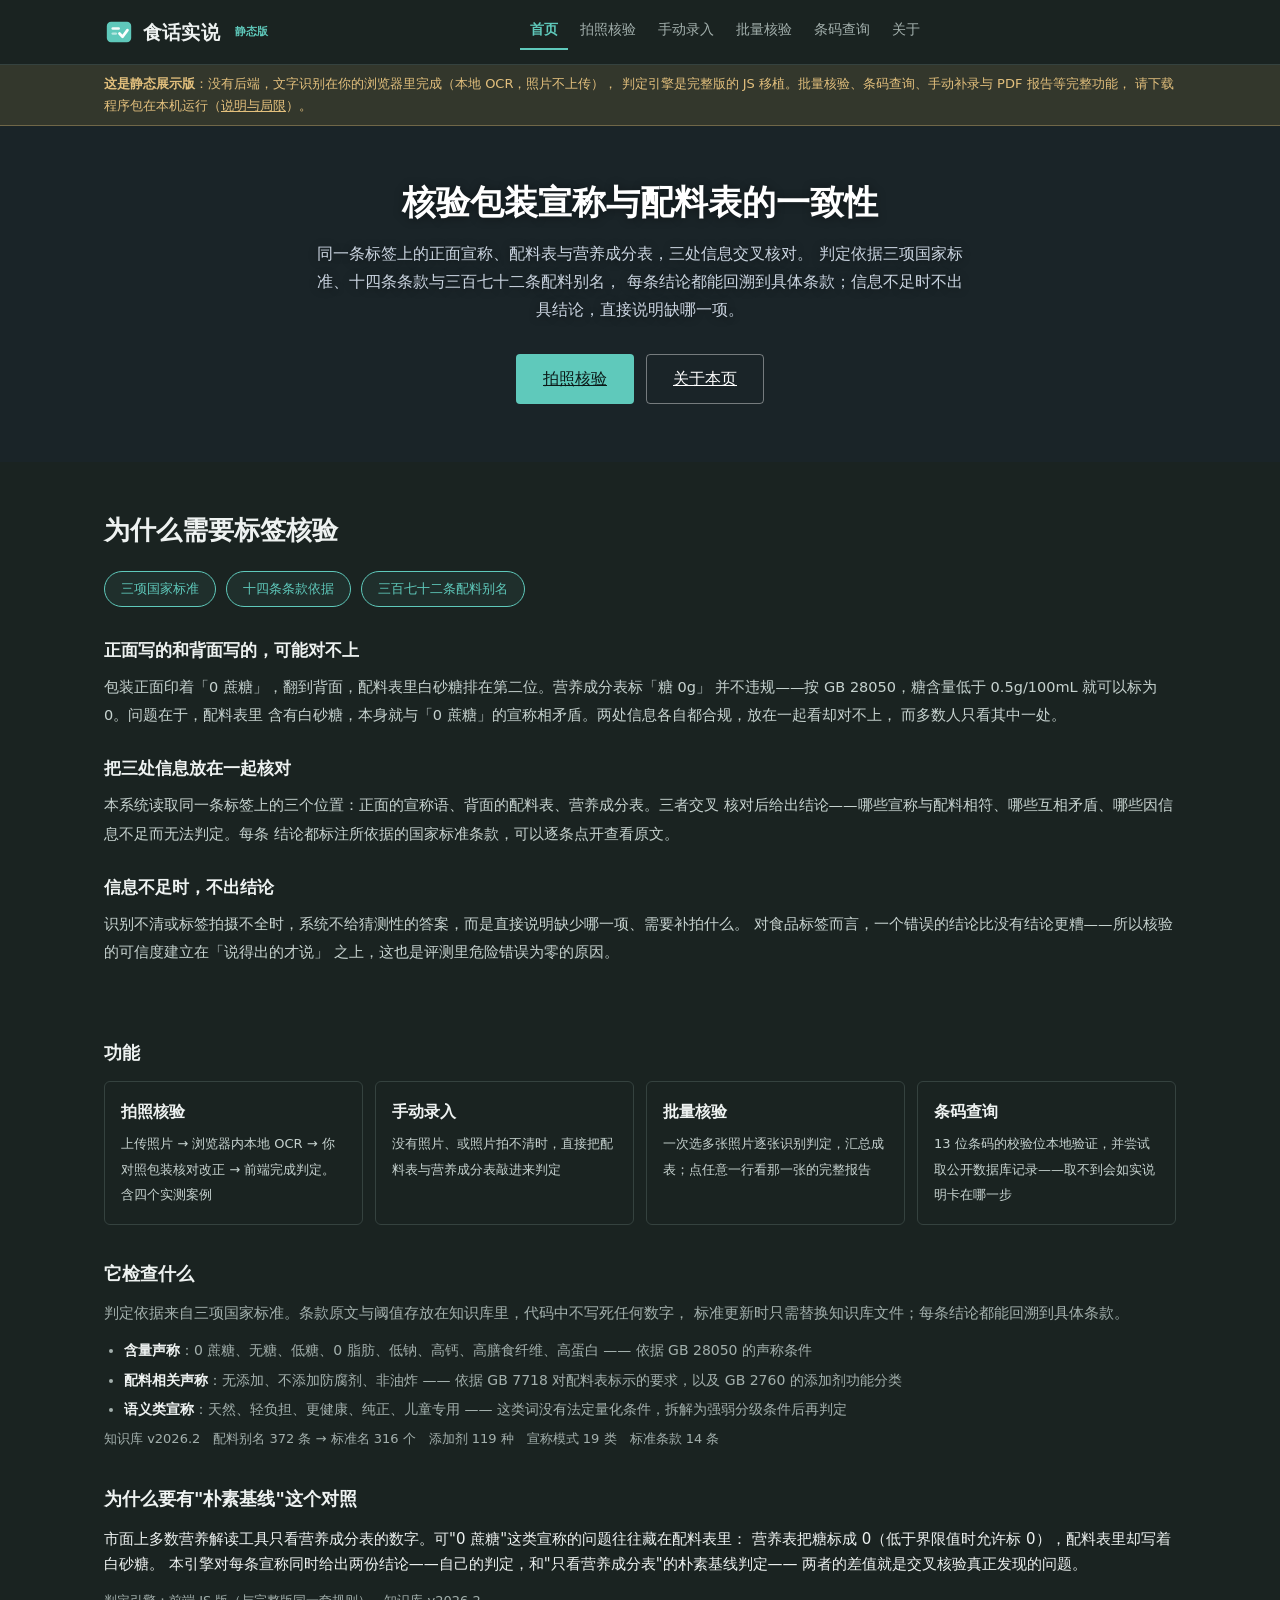
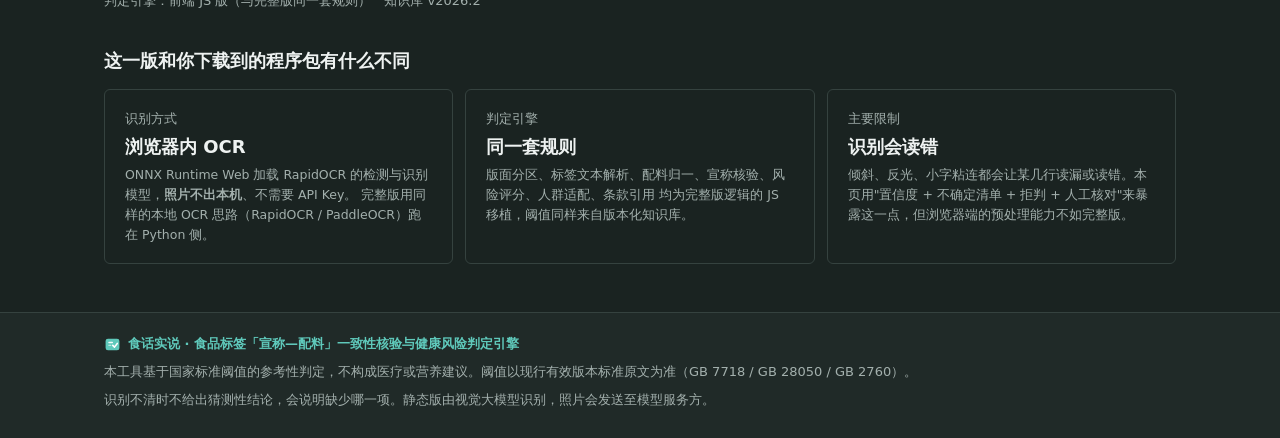
<file: index.html>
<!DOCTYPE html>
<html lang="zh-CN">
<head>
<meta charset="utf-8">
<meta name="viewport" content="width=device-width, initial-scale=1">
<title>食话实说 · 静态版 · 食品标签「宣称—配料」核验</title>
<!-- 相对路径：GitHub Pages 常部署在 user.github.io/repo/ 这样的子路径下，
     绝对路径 /static/... 会 404，因此本套页面一律用相对路径。 -->
<link rel="stylesheet" href="static/style.css">
<style>
  /* 静态版补充样式（三页共用，故内联在此，避免改动逐字复制的 style.css）。
     1) style.css 里的 hero 背景图用的是 /static/hero.jpg 绝对路径，子路径部署会 404，
        这里改用纯色底。若要恢复背景图：把 web/static/hero.jpg 复制到 static/ 下，
        并把下面第一行的 background-image 改成 url("static/hero.jpg")。
     2) 顶部「静态展示版」横条。 */
  .hero, .page-hero { background-image: none; background-color: var(--bg-soft); }
  .hero::before, .page-hero::before { background: rgba(15, 23, 42, .30); }
  .static-banner {
    background: rgba(227, 192, 125, .12);
    border-bottom: 1px solid rgba(227, 192, 125, .35);
    color: var(--warn);
    font-size: 13px;
    line-height: 1.7;
  }
  .static-banner-inner { max-width: var(--wrap); margin: 0 auto; padding: 8px 24px; }
  .static-banner a { color: var(--warn); }
  .static-banner b { font-weight: 700; }
</style>
</head>
<body>

<header class="topbar">
  <div class="topbar-inner">
    <a class="brand" href="index.html">
      <svg class="brand-logo" viewBox="0 0 32 32" width="30" height="30" aria-hidden="true"><rect x="3" y="5" width="26" height="22" rx="4.5" fill="currentColor"/><rect x="8" y="11" width="9" height="2.6" rx="1.3" fill="#fff" opacity=".92"/><rect x="8" y="16.4" width="6" height="2.6" rx="1.3" fill="#fff" opacity=".55"/><path d="M16.5 17.6l3.3 3.4 5.2-7" fill="none" stroke="#fff" stroke-width="2.9" stroke-linecap="round" stroke-linejoin="round"/></svg>
      <span class="brand-name">食话实说</span>
      <span class="brand-tag">静态版</span>
    </a>
    <nav class="nav">
      <a href="index.html">首页</a>
      <a href="verify.html">拍照核验</a>
      <a href="manual.html">手动录入</a>
      <a href="batch.html">批量核验</a>
      <a href="barcode.html">条码查询</a>
      <a href="about.html">关于</a>
    </nav>
    <div class="topbar-actions">
    </div>
  </div>
</header>

<div class="static-banner">
  <div class="static-banner-inner">
    <b>这是静态展示版</b>：没有后端，文字识别在你的浏览器里完成（本地 OCR，照片不上传），
    判定引擎是完整版的 JS 移植。批量核验、条码查询、手动补录与 PDF 报告等完整功能，
    请下载程序包在本机运行（<a href="about.html">说明与局限</a>）。
  </div>
</div>

<section class="hero">
  <div class="hero-inner">
    <h1>核验包装宣称与配料表的一致性</h1>
    <p class="hero-sub">
      同一条标签上的正面宣称、配料表与营养成分表，三处信息交叉核对。
      判定依据三项国家标准、十四条条款与三百七十二条配料别名，
      每条结论都能回溯到具体条款；信息不足时不出具结论，直接说明缺哪一项。
    </p>

    <div class="hero-actions">
      <a class="btn btn-lg" href="verify.html">拍照核验</a>
      <a class="btn-ghost btn-lg" href="about.html">关于本页</a>
    </div>
  </div>
</section>

<section class="why-section">
  <div class="why-inner">
    <h2>为什么需要标签核验</h2>

    <div class="why-chips">
      <span>三项国家标准</span>
      <span>十四条条款依据</span>
      <span>三百七十二条配料别名</span>
    </div>

    <h3>正面写的和背面写的，可能对不上</h3>
    <p>
      包装正面印着「0 蔗糖」，翻到背面，配料表里白砂糖排在第二位。营养成分表标「糖 0g」
      并不违规——按 GB 28050，糖含量低于 0.5g/100mL 就可以标为 0。问题在于，配料表里
      含有白砂糖，本身就与「0 蔗糖」的宣称相矛盾。两处信息各自都合规，放在一起看却对不上，
      而多数人只看其中一处。
    </p>

    <h3>把三处信息放在一起核对</h3>
    <p>
      本系统读取同一条标签上的三个位置：正面的宣称语、背面的配料表、营养成分表。三者交叉
      核对后给出结论——哪些宣称与配料相符、哪些互相矛盾、哪些因信息不足而无法判定。每条
      结论都标注所依据的国家标准条款，可以逐条点开查看原文。
    </p>

    <h3>信息不足时，不出结论</h3>
    <p>
      识别不清或标签拍摄不全时，系统不给猜测性的答案，而是直接说明缺少哪一项、需要补拍什么。
      对食品标签而言，一个错误的结论比没有结论更糟——所以核验的可信度建立在「说得出的才说」
      之上，这也是评测里危险错误为零的原因。
    </p>
  </div>
</section>

<main>
  <h2>功能</h2>
  <div class="feature-grid">
    <a class="feature-card" href="verify.html">
      <span class="name">拍照核验</span>
      <span class="desc">上传照片 → 浏览器内本地 OCR → 你对照包装核对改正 → 前端完成判定。含四个实测案例</span>
    </a>
    <a class="feature-card" href="manual.html">
      <span class="name">手动录入</span>
      <span class="desc">没有照片、或照片拍不清时，直接把配料表与营养成分表敲进来判定</span>
    </a>
    <a class="feature-card" href="batch.html">
      <span class="name">批量核验</span>
      <span class="desc">一次选多张照片逐张识别判定，汇总成表；点任意一行看那一张的完整报告</span>
    </a>
    <a class="feature-card" href="barcode.html">
      <span class="name">条码查询</span>
      <span class="desc">13 位条码的校验位本地验证，并尝试取公开数据库记录——取不到会如实说明卡在哪一步</span>
    </a>
  </div>

  <h2>它检查什么</h2>
  <p class="muted">
    判定依据来自三项国家标准。条款原文与阈值存放在知识库里，代码中不写死任何数字，
    标准更新时只需替换知识库文件；每条结论都能回溯到具体条款。
  </p>
  <ul class="plain-list">
    <li><b>含量声称</b>：0 蔗糖、无糖、低糖、0 脂肪、低钠、高钙、高膳食纤维、高蛋白 —— 依据 GB 28050 的声称条件</li>
    <li><b>配料相关声称</b>：无添加、不添加防腐剂、非油炸 —— 依据 GB 7718 对配料表标示的要求，以及 GB 2760 的添加剂功能分类</li>
    <li><b>语义类宣称</b>：天然、轻负担、更健康、纯正、儿童专用 —— 这类词没有法定量化条件，拆解为强弱分级条件后再判定</li>
  </ul>
  <p class="small muted" id="kbInfo">知识库信息加载中…</p>

  <h2>为什么要有"朴素基线"这个对照</h2>
  <p>
    市面上多数营养解读工具只看营养成分表的数字。可"0 蔗糖"这类宣称的问题往往藏在配料表里：
    营养表把糖标成 0（低于界限值时允许标 0），配料表里却写着白砂糖。
    本引擎对每条宣称同时给出两份结论——自己的判定，和"只看营养成分表"的朴素基线判定——
    两者的差值就是交叉核验真正发现的问题。
  </p>
  <p class="small muted" id="engineInfo"></p>

  <h2>这一版和你下载到的程序包有什么不同</h2>
  <div class="stat-cards">
    <div class="stat-card">
      <div class="k">识别方式</div>
      <div class="v" style="font-size:18px">浏览器内 OCR</div>
      <div class="s">ONNX Runtime Web 加载 RapidOCR 的检测与识别模型，<b>照片不出本机</b>、不需要 API Key。
        完整版用同样的本地 OCR 思路（RapidOCR / PaddleOCR）跑在 Python 侧。</div>
    </div>
    <div class="stat-card">
      <div class="k">判定引擎</div>
      <div class="v" style="font-size:18px">同一套规则</div>
      <div class="s">版面分区、标签文本解析、配料归一、宣称核验、风险评分、人群适配、条款引用
        均为完整版逻辑的 JS 移植，阈值同样来自版本化知识库。</div>
    </div>
    <div class="stat-card">
      <div class="k">主要限制</div>
      <div class="v" style="font-size:18px">识别会读错</div>
      <div class="s">倾斜、反光、小字粘连都会让某几行读漏或读错。本页用"置信度 + 不确定清单 + 拒判
        + 人工核对"来暴露这一点，但浏览器端的预处理能力不如完整版。</div>
    </div>
  </div>

</main>

<footer>
  <div class="footer-inner">
    <p class="footer-brand">
      <svg class="footer-logo" viewBox="0 0 32 32" width="17" height="17" aria-hidden="true"><rect x="3" y="5" width="26" height="22" rx="4.5" fill="currentColor"/><rect x="8" y="11" width="9" height="2.6" rx="1.3" fill="#fff" opacity=".92"/><rect x="8" y="16.4" width="6" height="2.6" rx="1.3" fill="#fff" opacity=".55"/><path d="M16.5 17.6l3.3 3.4 5.2-7" fill="none" stroke="#fff" stroke-width="2.9" stroke-linecap="round" stroke-linejoin="round"/></svg>
      食话实说 · 食品标签「宣称—配料」一致性核验与健康风险判定引擎
    </p>
    <p>本工具基于国家标准阈值的参考性判定，不构成医疗或营养建议。阈值以现行有效版本标准原文为准（GB 7718 / GB 28050 / GB 2760）。</p>
    <p>识别不清时不给出猜测性结论，会说明缺少哪一项。静态版由视觉大模型识别，照片会发送至模型服务方。</p>
  </div>
</footer>

<script src="static/rules.js"></script>
<script src="static/ocr.js"></script>
<script src="static/app.js"></script>
</body>
</html>
</file>
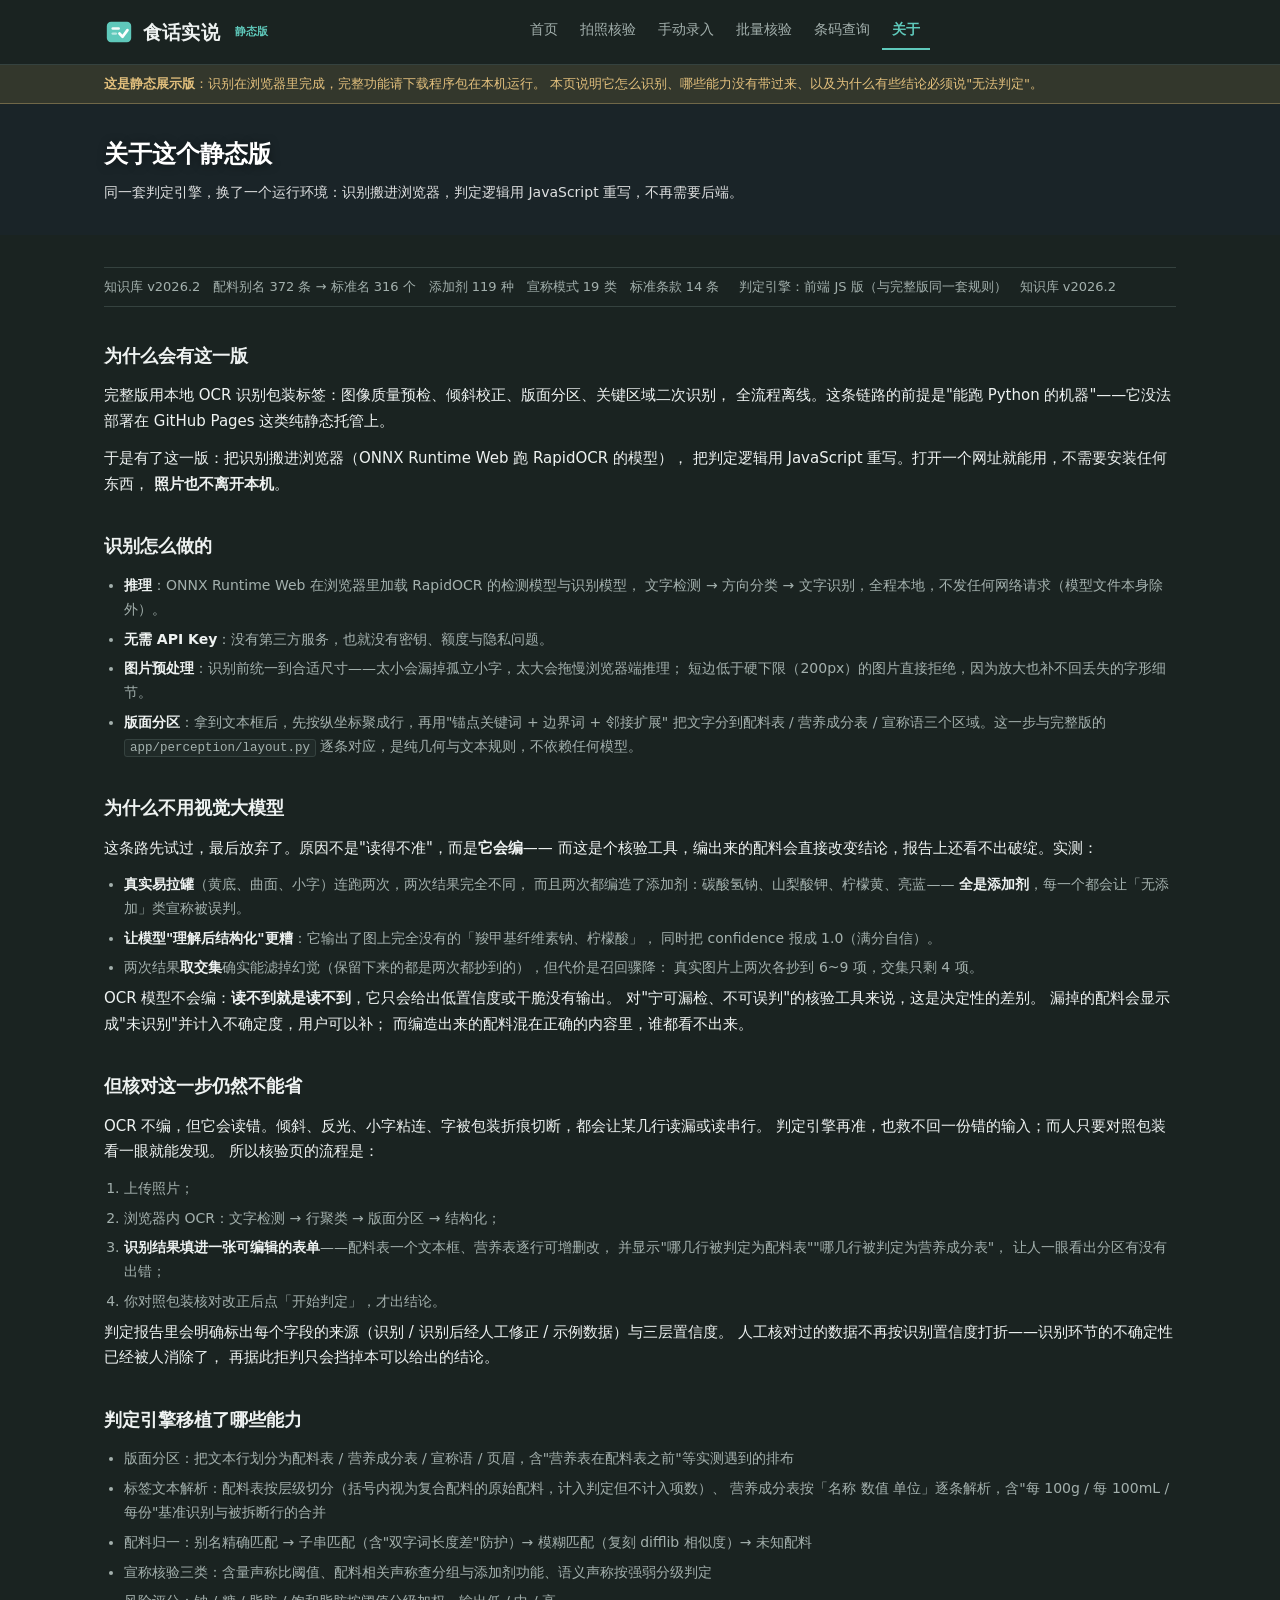
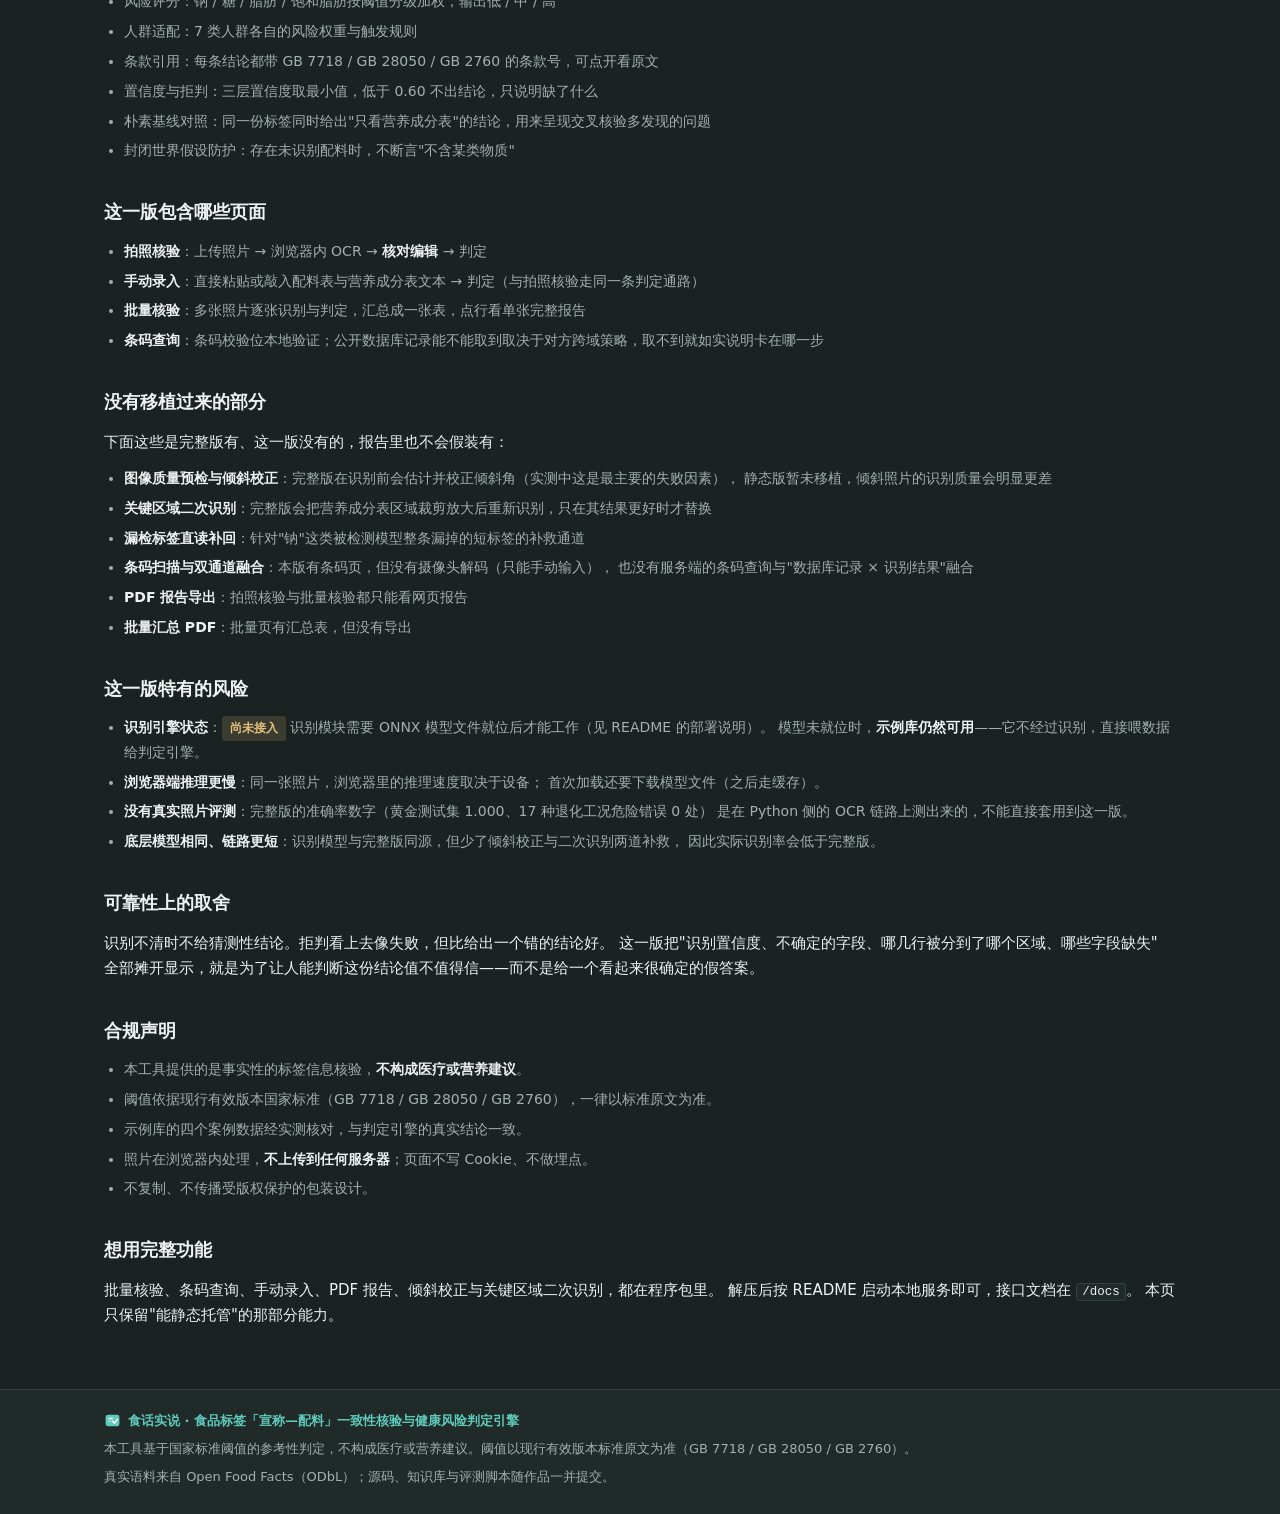
<file: about.html>
<!DOCTYPE html>
<html lang="zh-CN">
<head>
<meta charset="utf-8">
<meta name="viewport" content="width=device-width, initial-scale=1">
<title>关于 · 食话实说 · 静态版</title>
<link rel="stylesheet" href="static/style.css">
<style>
  /* 与首页、核验页一致：hero 背景图改纯色底 + 静态版横条样式。 */
  .hero, .page-hero { background-image: none; background-color: var(--bg-soft); }
  .hero::before, .page-hero::before { background: rgba(15, 23, 42, .30); }
  .static-banner {
    background: rgba(227, 192, 125, .12);
    border-bottom: 1px solid rgba(227, 192, 125, .35);
    color: var(--warn);
    font-size: 13px;
    line-height: 1.7;
  }
  .static-banner-inner { max-width: var(--wrap); margin: 0 auto; padding: 8px 24px; }
  .static-banner a { color: var(--warn); }
  .static-banner b { font-weight: 700; }
  code {
    font-family: Consolas, "Courier New", monospace;
    font-size: 12.5px;
    background: var(--bg-soft);
    border: 1px solid var(--line);
    border-radius: 3px;
    padding: 1px 5px;
  }
  .state-tag {
    display: inline-block;
    font-size: 12px;
    font-weight: 600;
    padding: 2px 8px;
    border-radius: 3px;
    background: rgba(227, 192, 125, .16);
    color: var(--warn);
  }
</style>
</head>
<body class="p-about">

<header class="topbar">
  <div class="topbar-inner">
    <a class="brand" href="index.html">
      <svg class="brand-logo" viewBox="0 0 32 32" width="30" height="30" aria-hidden="true"><rect x="3" y="5" width="26" height="22" rx="4.5" fill="currentColor"/><rect x="8" y="11" width="9" height="2.6" rx="1.3" fill="#fff" opacity=".92"/><rect x="8" y="16.4" width="6" height="2.6" rx="1.3" fill="#fff" opacity=".55"/><path d="M16.5 17.6l3.3 3.4 5.2-7" fill="none" stroke="#fff" stroke-width="2.9" stroke-linecap="round" stroke-linejoin="round"/></svg>
      <span class="brand-name">食话实说</span>
      <span class="brand-tag">静态版</span>
    </a>
    <nav class="nav">
      <a href="index.html">首页</a>
      <a href="verify.html">拍照核验</a>
      <a href="manual.html">手动录入</a>
      <a href="batch.html">批量核验</a>
      <a href="barcode.html">条码查询</a>
      <a href="about.html">关于</a>
    </nav>
    <div class="topbar-actions">
    </div>
  </div>
</header>

<div class="static-banner">
  <div class="static-banner-inner">
    <b>这是静态展示版</b>：识别在浏览器里完成，完整功能请下载程序包在本机运行。
    本页说明它怎么识别、哪些能力没有带过来、以及为什么有些结论必须说"无法判定"。
  </div>
</div>

<section class="page-hero">
  <div class="page-hero-inner">
    <h1>关于这个静态版</h1>
    <p>同一套判定引擎，换了一个运行环境：识别搬进浏览器，判定逻辑用 JavaScript 重写，不再需要后端。</p>
  </div>
</section>

<main>

  <div class="meta-row">
    <span id="kbInfo">知识库信息加载中…</span>
    <span id="engineInfo"></span>
  </div>

  <h2>为什么会有这一版</h2>
  <p>
    完整版用本地 OCR 识别包装标签：图像质量预检、倾斜校正、版面分区、关键区域二次识别，
    全流程离线。这条链路的前提是"能跑 Python 的机器"——它没法部署在 GitHub Pages 这类纯静态托管上。
  </p>
  <p>
    于是有了这一版：把识别搬进浏览器（ONNX Runtime Web 跑 RapidOCR 的模型），
    把判定逻辑用 JavaScript 重写。打开一个网址就能用，不需要安装任何东西，
    <b>照片也不离开本机</b>。
  </p>

  <h2>识别怎么做的</h2>
  <ul class="plain-list">
    <li><b>推理</b>：ONNX Runtime Web 在浏览器里加载 RapidOCR 的检测模型与识别模型，
      文字检测 → 方向分类 → 文字识别，全程本地，不发任何网络请求（模型文件本身除外）。</li>
    <li><b>无需 API Key</b>：没有第三方服务，也就没有密钥、额度与隐私问题。</li>
    <li><b>图片预处理</b>：识别前统一到合适尺寸——太小会漏掉孤立小字，太大会拖慢浏览器端推理；
      短边低于硬下限（200px）的图片直接拒绝，因为放大也补不回丢失的字形细节。</li>
    <li><b>版面分区</b>：拿到文本框后，先按纵坐标聚成行，再用"锚点关键词 + 边界词 + 邻接扩展"
      把文字分到配料表 / 营养成分表 / 宣称语三个区域。这一步与完整版的
      <code>app/perception/layout.py</code> 逐条对应，是纯几何与文本规则，不依赖任何模型。</li>
  </ul>

  <h2>为什么不用视觉大模型</h2>
  <p>
    这条路先试过，最后放弃了。原因不是"读得不准"，而是<b>它会编</b>——
    而这是个核验工具，编出来的配料会直接改变结论，报告上还看不出破绽。实测：
  </p>
  <ul class="plain-list">
    <li><b>真实易拉罐</b>（黄底、曲面、小字）连跑两次，两次结果完全不同，
      而且两次都编造了添加剂：碳酸氢钠、山梨酸钾、柠檬黄、亮蓝——
      <b>全是添加剂</b>，每一个都会让「无添加」类宣称被误判。</li>
    <li><b>让模型"理解后结构化"更糟</b>：它输出了图上完全没有的「羧甲基纤维素钠、柠檬酸」，
      同时把 confidence 报成 1.0（满分自信）。</li>
    <li>两次结果<b>取交集</b>确实能滤掉幻觉（保留下来的都是两次都抄到的），但代价是召回骤降：
      真实图片上两次各抄到 6~9 项，交集只剩 4 项。</li>
  </ul>
  <p>
    OCR 模型不会编：<b>读不到就是读不到</b>，它只会给出低置信度或干脆没有输出。
    对"宁可漏检、不可误判"的核验工具来说，这是决定性的差别。
    漏掉的配料会显示成"未识别"并计入不确定度，用户可以补；
    而编造出来的配料混在正确的内容里，谁都看不出来。
  </p>

  <h2>但核对这一步仍然不能省</h2>
  <p>
    OCR 不编，但它会读错。倾斜、反光、小字粘连、字被包装折痕切断，都会让某几行读漏或读串行。
    判定引擎再准，也救不回一份错的输入；而人只要对照包装看一眼就能发现。
    所以核验页的流程是：
  </p>
  <ol class="plain-list">
    <li>上传照片；</li>
    <li>浏览器内 OCR：文字检测 → 行聚类 → 版面分区 → 结构化；</li>
    <li><b>识别结果填进一张可编辑的表单</b>——配料表一个文本框、营养表逐行可增删改，
      并显示"哪几行被判定为配料表""哪几行被判定为营养成分表"，
      让人一眼看出分区有没有出错；</li>
    <li>你对照包装核对改正后点「开始判定」，才出结论。</li>
  </ol>
  <p>
    判定报告里会明确标出每个字段的来源（识别 / 识别后经人工修正 / 示例数据）与三层置信度。
    人工核对过的数据不再按识别置信度打折——识别环节的不确定性已经被人消除了，
    再据此拒判只会挡掉本可以给出的结论。
  </p>

  <h2>判定引擎移植了哪些能力</h2>
  <ul class="plain-list">
    <li>版面分区：把文本行划分为配料表 / 营养成分表 / 宣称语 / 页眉，含"营养表在配料表之前"等实测遇到的排布</li>
    <li>标签文本解析：配料表按层级切分（括号内视为复合配料的原始配料，计入判定但不计入项数）、
      营养成分表按「名称 数值 单位」逐条解析，含"每 100g / 每 100mL / 每份"基准识别与被拆断行的合并</li>
    <li>配料归一：别名精确匹配 → 子串匹配（含"双字词长度差"防护）→ 模糊匹配（复刻 difflib 相似度）→ 未知配料</li>
    <li>宣称核验三类：含量声称比阈值、配料相关声称查分组与添加剂功能、语义声称按强弱分级判定</li>
    <li>风险评分：钠 / 糖 / 脂肪 / 饱和脂肪按阈值分级加权，输出低 / 中 / 高</li>
    <li>人群适配：7 类人群各自的风险权重与触发规则</li>
    <li>条款引用：每条结论都带 GB 7718 / GB 28050 / GB 2760 的条款号，可点开看原文</li>
    <li>置信度与拒判：三层置信度取最小值，低于 0.60 不出结论，只说明缺了什么</li>
    <li>朴素基线对照：同一份标签同时给出"只看营养成分表"的结论，用来呈现交叉核验多发现的问题</li>
    <li>封闭世界假设防护：存在未识别配料时，不断言"不含某类物质"</li>
  </ul>

  <h2>这一版包含哪些页面</h2>
  <ul class="plain-list">
    <li><b>拍照核验</b>：上传照片 → 浏览器内 OCR → <b>核对编辑</b> → 判定</li>
    <li><b>手动录入</b>：直接粘贴或敲入配料表与营养成分表文本 → 判定（与拍照核验走同一条判定通路）</li>
    <li><b>批量核验</b>：多张照片逐张识别与判定，汇总成一张表，点行看单张完整报告</li>
    <li><b>条码查询</b>：条码校验位本地验证；公开数据库记录能不能取到取决于对方跨域策略，取不到就如实说明卡在哪一步</li>
  </ul>

  <h2>没有移植过来的部分</h2>
  <p>下面这些是完整版有、这一版没有的，报告里也不会假装有：</p>
  <ul class="plain-list">
    <li><b>图像质量预检与倾斜校正</b>：完整版在识别前会估计并校正倾斜角（实测中这是最主要的失败因素），
      静态版暂未移植，倾斜照片的识别质量会明显更差</li>
    <li><b>关键区域二次识别</b>：完整版会把营养成分表区域裁剪放大后重新识别，只在其结果更好时才替换</li>
    <li><b>漏检标签直读补回</b>：针对"钠"这类被检测模型整条漏掉的短标签的补救通道</li>
    <li><b>条码扫描与双通道融合</b>：本版有条码页，但没有摄像头解码（只能手动输入），
      也没有服务端的条码查询与"数据库记录 × 识别结果"融合</li>
    <li><b>PDF 报告导出</b>：拍照核验与批量核验都只能看网页报告</li>
    <li><b>批量汇总 PDF</b>：批量页有汇总表，但没有导出</li>
  </ul>

  <h2>这一版特有的风险</h2>
  <ul class="plain-list">
    <li><b>识别引擎状态</b>：<span class="state-tag" id="engineStateTag">检查中…</span>
      识别模块需要 ONNX 模型文件就位后才能工作（见 README 的部署说明）。
      模型未就位时，<b>示例库仍然可用</b>——它不经过识别，直接喂数据给判定引擎。</li>
    <li><b>浏览器端推理更慢</b>：同一张照片，浏览器里的推理速度取决于设备；
      首次加载还要下载模型文件（之后走缓存）。</li>
    <li><b>没有真实照片评测</b>：完整版的准确率数字（黄金测试集 1.000、17 种退化工况危险错误 0 处）
      是在 Python 侧的 OCR 链路上测出来的，不能直接套用到这一版。</li>
    <li><b>底层模型相同、链路更短</b>：识别模型与完整版同源，但少了倾斜校正与二次识别两道补救，
      因此实际识别率会低于完整版。</li>
  </ul>

  <h2>可靠性上的取舍</h2>
  <p>
    识别不清时不给猜测性结论。拒判看上去像失败，但比给出一个错的结论好。
    这一版把"识别置信度、不确定的字段、哪几行被分到了哪个区域、哪些字段缺失"
    全部摊开显示，就是为了让人能判断这份结论值不值得信——而不是给一个看起来很确定的假答案。
  </p>

  <h2>合规声明</h2>
  <ul class="plain-list">
    <li>本工具提供的是事实性的标签信息核验，<b>不构成医疗或营养建议</b>。</li>
    <li>阈值依据现行有效版本国家标准（GB 7718 / GB 28050 / GB 2760），一律以标准原文为准。</li>
    <li>示例库的四个案例数据经实测核对，与判定引擎的真实结论一致。</li>
    <li>照片在浏览器内处理，<b>不上传到任何服务器</b>；页面不写 Cookie、不做埋点。</li>
    <li>不复制、不传播受版权保护的包装设计。</li>
  </ul>

  <h2>想用完整功能</h2>
  <p>
    批量核验、条码查询、手动录入、PDF 报告、倾斜校正与关键区域二次识别，都在程序包里。
    解压后按 README 启动本地服务即可，接口文档在 <code>/docs</code>。
    本页只保留"能静态托管"的那部分能力。
  </p>
</main>

<footer>
  <div class="footer-inner">
    <p class="footer-brand">
      <svg class="footer-logo" viewBox="0 0 32 32" width="17" height="17" aria-hidden="true"><rect x="3" y="5" width="26" height="22" rx="4.5" fill="currentColor"/><rect x="8" y="11" width="9" height="2.6" rx="1.3" fill="#fff" opacity=".92"/><rect x="8" y="16.4" width="6" height="2.6" rx="1.3" fill="#fff" opacity=".55"/><path d="M16.5 17.6l3.3 3.4 5.2-7" fill="none" stroke="#fff" stroke-width="2.9" stroke-linecap="round" stroke-linejoin="round"/></svg>
      食话实说 · 食品标签「宣称—配料」一致性核验与健康风险判定引擎
    </p>
    <p>本工具基于国家标准阈值的参考性判定，不构成医疗或营养建议。阈值以现行有效版本标准原文为准（GB 7718 / GB 28050 / GB 2760）。</p>
    <p>真实语料来自 Open Food Facts（ODbL）；源码、知识库与评测脚本随作品一并提交。</p>
  </div>
</footer>

<script src="static/rules.js"></script>
<script src="static/ocr.js"></script>
<script src="static/app.js"></script>
</body>
</html>
</file>
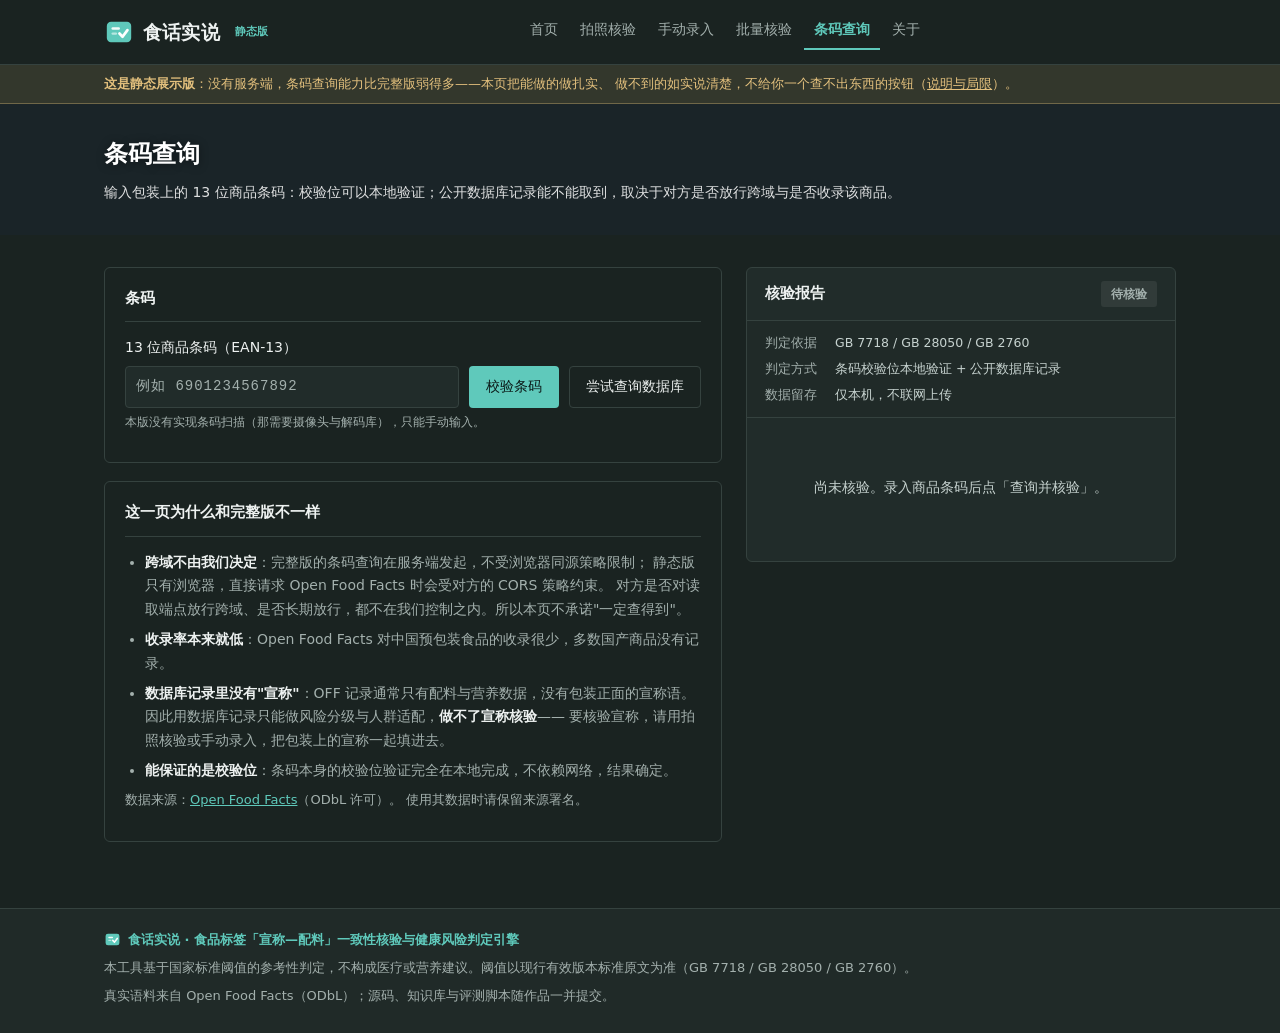
<file: barcode.html>
<!DOCTYPE html>
<html lang="zh-CN">
<head>
<meta charset="utf-8">
<meta name="viewport" content="width=device-width, initial-scale=1">
<title>条码查询 · 食话实说 · 静态版</title>
<link rel="stylesheet" href="static/style.css">
<style>
  /* 与其它页一致：hero 背景图改纯色底 + 静态版横条样式。 */
  .hero, .page-hero { background-image: none; background-color: var(--bg-soft); }
  .hero::before, .page-hero::before { background: rgba(15, 23, 42, .30); }
  .static-banner {
    background: rgba(227, 192, 125, .12);
    border-bottom: 1px solid rgba(227, 192, 125, .35);
    color: var(--warn);
    font-size: 13px;
    line-height: 1.7;
  }
  .static-banner-inner { max-width: var(--wrap); margin: 0 auto; padding: 8px 24px; }
  .static-banner a { color: var(--warn); }
  .static-banner b { font-weight: 700; }
  .barcode-row { display: flex; gap: 10px; flex-wrap: wrap; align-items: flex-end; }
  .barcode-row .field { flex: 1 1 260px; }
  .barcode-row input { font-family: Consolas, "Courier New", monospace; letter-spacing: 1px; }
  .check-ok { color: var(--ok); font-weight: 600; }
  .check-bad { color: var(--bad); font-weight: 600; }
</style>
</head>
<body class="p-barcode">

<header class="topbar">
  <div class="topbar-inner">
    <a class="brand" href="index.html">
      <svg class="brand-logo" viewBox="0 0 32 32" width="30" height="30" aria-hidden="true"><rect x="3" y="5" width="26" height="22" rx="4.5" fill="currentColor"/><rect x="8" y="11" width="9" height="2.6" rx="1.3" fill="#fff" opacity=".92"/><rect x="8" y="16.4" width="6" height="2.6" rx="1.3" fill="#fff" opacity=".55"/><path d="M16.5 17.6l3.3 3.4 5.2-7" fill="none" stroke="#fff" stroke-width="2.9" stroke-linecap="round" stroke-linejoin="round"/></svg>
      <span class="brand-name">食话实说</span>
      <span class="brand-tag">静态版</span>
    </a>
    <nav class="nav">
      <a href="index.html">首页</a>
      <a href="verify.html">拍照核验</a>
      <a href="manual.html">手动录入</a>
      <a href="batch.html">批量核验</a>
      <a href="barcode.html">条码查询</a>
      <a href="about.html">关于</a>
    </nav>
    <div class="topbar-actions">
    </div>
  </div>
</header>

<div class="static-banner">
  <div class="static-banner-inner">
    <b>这是静态展示版</b>：没有服务端，条码查询能力比完整版弱得多——本页把能做的做扎实、
    做不到的如实说清楚，不给你一个查不出东西的按钮（<a href="about.html">说明与局限</a>）。
  </div>
</div>

<section class="page-hero">
  <div class="page-hero-inner">
    <h1>条码查询</h1>
    <p>输入包装上的 13 位商品条码：校验位可以本地验证；公开数据库记录能不能取到，取决于对方是否放行跨域与是否收录该商品。</p>
  </div>
</section>

<main class="verify-layout">


  <div class="verify-main">
  <div id="notice" class="notice" role="status" aria-live="polite" hidden></div>

  <div class="panel">
    <div class="panel-title">条码</div>
    <div class="barcode-row">
      <div class="field">
        <label for="barcodeInput" style="margin-top:0">13 位商品条码（EAN-13）</label>
        <input type="text" id="barcodeInput" inputmode="numeric" maxlength="13"
               placeholder="例如 6901234567892" autocomplete="off" spellcheck="false">
      </div>
      <div class="btn-row" style="margin:0">
        <button class="btn" type="button" id="btnCheck">校验条码</button>
        <button class="btn-ghost" type="button" id="btnQuery">尝试查询数据库</button>
      </div>
    </div>
    <div class="field-hint">本版没有实现条码扫描（那需要摄像头与解码库），只能手动输入。</div>
    <div id="checkResult" class="small" style="margin-top:12px"></div>
  </div>

  <div class="panel">
    <div class="panel-title">这一页为什么和完整版不一样</div>
    <ul class="plain-list">
      <li><b>跨域不由我们决定</b>：完整版的条码查询在服务端发起，不受浏览器同源策略限制；
        静态版只有浏览器，直接请求 Open Food Facts 时会受对方的 CORS 策略约束。
        对方是否对读取端点放行跨域、是否长期放行，都不在我们控制之内。所以本页不承诺"一定查得到"。</li>
      <li><b>收录率本来就低</b>：Open Food Facts 对中国预包装食品的收录很少，多数国产商品没有记录。</li>
      <li><b>数据库记录里没有"宣称"</b>：OFF 记录通常只有配料与营养数据，没有包装正面的宣称语。
        因此用数据库记录只能做风险分级与人群适配，<b>做不了宣称核验</b>——
        要核验宣称，请用拍照核验或手动录入，把包装上的宣称一起填进去。</li>
      <li><b>能保证的是校验位</b>：条码本身的校验位验证完全在本地完成，不依赖网络，结果确定。</li>
    </ul>
    <p class="small muted">
      数据来源：<a href="https://world.openfoodfacts.org" target="_blank" rel="noopener">Open Food Facts</a>（ODbL 许可）。
      使用其数据时请保留来源署名。
    </p>
  </div>

  <div class="panel" id="dbPanel" hidden>
    <div class="panel-title">数据库记录</div>
    <div id="dbResult"></div>
    <div class="btn-row">
      <button class="btn" type="button" id="btnUseRecord">用这份记录做判定</button>
    </div>
    <div class="field-hint">
      注意：数据库记录的营养值以每 100g 计；且记录里没有包装宣称，判定结果只会包含风险分级、人群适配与添加剂提示。
    </div>
  </div>

  <div class="panel" id="reportPanel" hidden>
    <div class="report-head" style="padding:0 0 12px; border-bottom:1px solid var(--line); margin-bottom:14px">
      <span class="report-title">判定报告</span>
      <span class="report-badge" id="reportBadge">—</span>
    </div>
    
  </div>

  </div>

  <aside class="verify-side">
    <div class="report-panel">
      <div class="report-head">
        <span class="report-title">核验报告</span>
        <span class="report-badge" id="reportBadge">待核验</span>
      </div>
      <dl class="report-meta">
        <div><dt>判定依据</dt><dd>GB 7718 / GB 28050 / GB 2760</dd></div>
        <div><dt>判定方式</dt><dd>条码校验位本地验证 + 公开数据库记录</dd></div>
        <div><dt>数据留存</dt><dd>仅本机，不联网上传</dd></div>
      </dl>
      <div class="report-scroll">
        
        <div id="placeholder" class="report-empty">尚未核验。录入商品条码后点「查询并核验」。</div>
        <div id="report" aria-live="polite" aria-busy="false"></div>
      </div>
    </div>
  </aside>

</main>

<footer>
  <div class="footer-inner">
    <p class="footer-brand">
      <svg class="footer-logo" viewBox="0 0 32 32" width="17" height="17" aria-hidden="true"><rect x="3" y="5" width="26" height="22" rx="4.5" fill="currentColor"/><rect x="8" y="11" width="9" height="2.6" rx="1.3" fill="#fff" opacity=".92"/><rect x="8" y="16.4" width="6" height="2.6" rx="1.3" fill="#fff" opacity=".55"/><path d="M16.5 17.6l3.3 3.4 5.2-7" fill="none" stroke="#fff" stroke-width="2.9" stroke-linecap="round" stroke-linejoin="round"/></svg>
      食话实说 · 食品标签「宣称—配料」一致性核验与健康风险判定引擎
    </p>
    <p>本工具基于国家标准阈值的参考性判定，不构成医疗或营养建议。阈值以现行有效版本标准原文为准（GB 7718 / GB 28050 / GB 2760）。</p>
    <p>真实语料来自 Open Food Facts（ODbL）；源码、知识库与评测脚本随作品一并提交。</p>
  </div>
</footer>

<script src="static/rules.js"></script>
<script src="static/ocr.js"></script>
<script src="static/app.js"></script>
<script src="static/profile.js"></script>
<script src="static/page-barcode.js"></script>
</body>
</html>
</file>
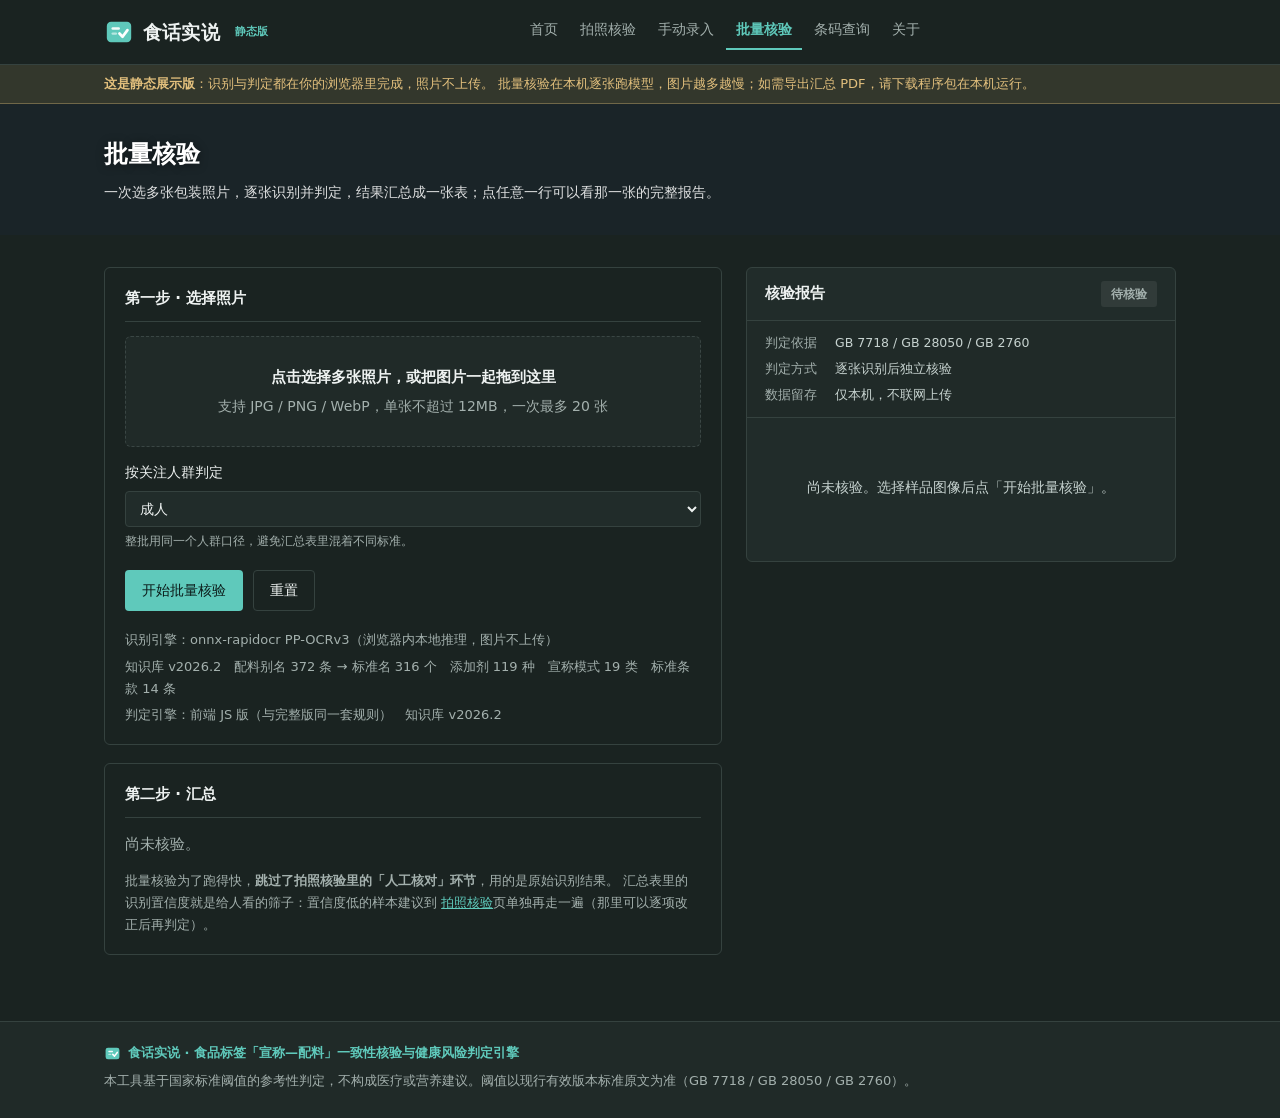
<file: batch.html>
<!DOCTYPE html>
<html lang="zh-CN">
<head>
<meta charset="utf-8">
<meta name="viewport" content="width=device-width, initial-scale=1">
<title>批量核验 · 食话实说 · 静态版</title>
<link rel="stylesheet" href="static/style.css">
<style>
  /* 与其它页一致：hero 背景图改纯色底 + 静态版横条样式。 */
  .hero, .page-hero { background-image: none; background-color: var(--bg-soft); }
  .hero::before, .page-hero::before { background: rgba(15, 23, 42, .30); }
  .static-banner {
    background: rgba(227, 192, 125, .12);
    border-bottom: 1px solid rgba(227, 192, 125, .35);
    color: var(--warn);
    font-size: 13px;
    line-height: 1.7;
  }
  .static-banner-inner { max-width: var(--wrap); margin: 0 auto; padding: 8px 24px; }
  .static-banner a { color: var(--warn); }
  .static-banner b { font-weight: 700; }
  /* 批量页用单栏：汇总表要宽度，报告放到表格下方 */
  table.grid tbody tr.clickable { cursor: pointer; }
  table.grid tbody tr.clickable:hover td { background: var(--card-hover); }
  table.grid tbody tr.selected td { background: rgba(95, 201, 187, .12); }
</style>
</head>
<body class="p-batch">

<header class="topbar">
  <div class="topbar-inner">
    <a class="brand" href="index.html">
      <svg class="brand-logo" viewBox="0 0 32 32" width="30" height="30" aria-hidden="true"><rect x="3" y="5" width="26" height="22" rx="4.5" fill="currentColor"/><rect x="8" y="11" width="9" height="2.6" rx="1.3" fill="#fff" opacity=".92"/><rect x="8" y="16.4" width="6" height="2.6" rx="1.3" fill="#fff" opacity=".55"/><path d="M16.5 17.6l3.3 3.4 5.2-7" fill="none" stroke="#fff" stroke-width="2.9" stroke-linecap="round" stroke-linejoin="round"/></svg>
      <span class="brand-name">食话实说</span>
      <span class="brand-tag">静态版</span>
    </a>
    <nav class="nav">
      <a href="index.html">首页</a>
      <a href="verify.html">拍照核验</a>
      <a href="manual.html">手动录入</a>
      <a href="batch.html">批量核验</a>
      <a href="barcode.html">条码查询</a>
      <a href="about.html">关于</a>
    </nav>
    <div class="topbar-actions">
    </div>
  </div>
</header>

<div class="static-banner">
  <div class="static-banner-inner">
    <b>这是静态展示版</b>：识别与判定都在你的浏览器里完成，照片不上传。
    批量核验在本机逐张跑模型，图片越多越慢；如需导出汇总 PDF，请下载程序包在本机运行。
  </div>
</div>

<section class="page-hero">
  <div class="page-hero-inner">
    <h1>批量核验</h1>
    <p>一次选多张包装照片，逐张识别并判定，结果汇总成一张表；点任意一行可以看那一张的完整报告。</p>
  </div>
</section>

<main class="verify-layout">


  <div class="verify-main">
  <div id="notice" class="notice" role="status" aria-live="polite" hidden></div>

  <div class="panel">
    <div class="panel-title">第一步 · 选择照片</div>
    <label class="dropzone" id="dropzone" for="fileInput">
      <b>点击选择多张照片，或把图片一起拖到这里</b>
      <span>支持 JPG / PNG / WebP，单张不超过 12MB，一次最多 20 张</span>
      <input type="file" id="fileInput" accept="image/*" multiple>
    </label>
    <div class="batch-list" id="fileList" hidden></div>

    <label for="population">按关注人群判定</label>
    <select id="population"></select>
    <div class="field-hint">整批用同一个人群口径，避免汇总表里混着不同标准。</div>

    <div class="btn-row">
      <button class="btn" type="button" id="btnBatchRun">开始批量核验</button>
      <button class="btn-ghost" type="button" id="btnBatchClear">重置</button>
    </div>
    <div class="small muted" id="engineState"></div>
    <div class="small muted" id="kbInfo" style="margin-top:4px"></div>
    <div class="small muted" id="engineInfo" style="margin-top:4px"></div>
  </div>

  <div class="panel">
    <div class="panel-title">第二步 · 汇总</div>
    
    <div id="batchSummary" class="muted">尚未核验。</div>
    <div class="note" style="margin-top:12px">
      批量核验为了跑得快，<b>跳过了拍照核验里的「人工核对」环节</b>，用的是原始识别结果。
      汇总表里的识别置信度就是给人看的筛子：置信度低的样本建议到
      <a href="verify.html">拍照核验</a>页单独再走一遍（那里可以逐项改正后再判定）。
    </div>
  </div>

  <div class="panel" id="detailPanel" hidden>
    <div class="report-head" style="padding:0 0 12px; border-bottom:1px solid var(--line); margin-bottom:14px">
      <span class="report-title" id="detailTitle">单张报告</span>
      <span class="report-badge" id="reportBadge">—</span>
    </div>
    
  </div>

  </div>

  <aside class="verify-side">
    <div class="report-panel">
      <div class="report-head">
        <span class="report-title">核验报告</span>
        <span class="report-badge" id="reportBadge">待核验</span>
      </div>
      <dl class="report-meta">
        <div><dt>判定依据</dt><dd>GB 7718 / GB 28050 / GB 2760</dd></div>
        <div><dt>判定方式</dt><dd>逐张识别后独立核验</dd></div>
        <div><dt>数据留存</dt><dd>仅本机，不联网上传</dd></div>
      </dl>
      <div class="report-scroll">
        <div class="stages" id="stages" hidden aria-live="polite"></div>
        <div id="placeholder" class="report-empty">尚未核验。选择样品图像后点「开始批量核验」。</div>
        <div id="report" aria-live="polite" aria-busy="false"></div>
      </div>
    </div>
  </aside>

</main>

<footer>
  <div class="footer-inner">
    <p class="footer-brand">
      <svg class="footer-logo" viewBox="0 0 32 32" width="17" height="17" aria-hidden="true"><rect x="3" y="5" width="26" height="22" rx="4.5" fill="currentColor"/><rect x="8" y="11" width="9" height="2.6" rx="1.3" fill="#fff" opacity=".92"/><rect x="8" y="16.4" width="6" height="2.6" rx="1.3" fill="#fff" opacity=".55"/><path d="M16.5 17.6l3.3 3.4 5.2-7" fill="none" stroke="#fff" stroke-width="2.9" stroke-linecap="round" stroke-linejoin="round"/></svg>
      食话实说 · 食品标签「宣称—配料」一致性核验与健康风险判定引擎
    </p>
    <p>本工具基于国家标准阈值的参考性判定，不构成医疗或营养建议。阈值以现行有效版本标准原文为准（GB 7718 / GB 28050 / GB 2760）。</p>
  </div>
</footer>

<script src="static/rules.js"></script>
<script src="static/ocr.js"></script>
<script src="static/app.js"></script>
<script src="static/page-batch.js"></script>
<script src="static/ocr-bridge.js"></script>
</body>
</html>
</file>
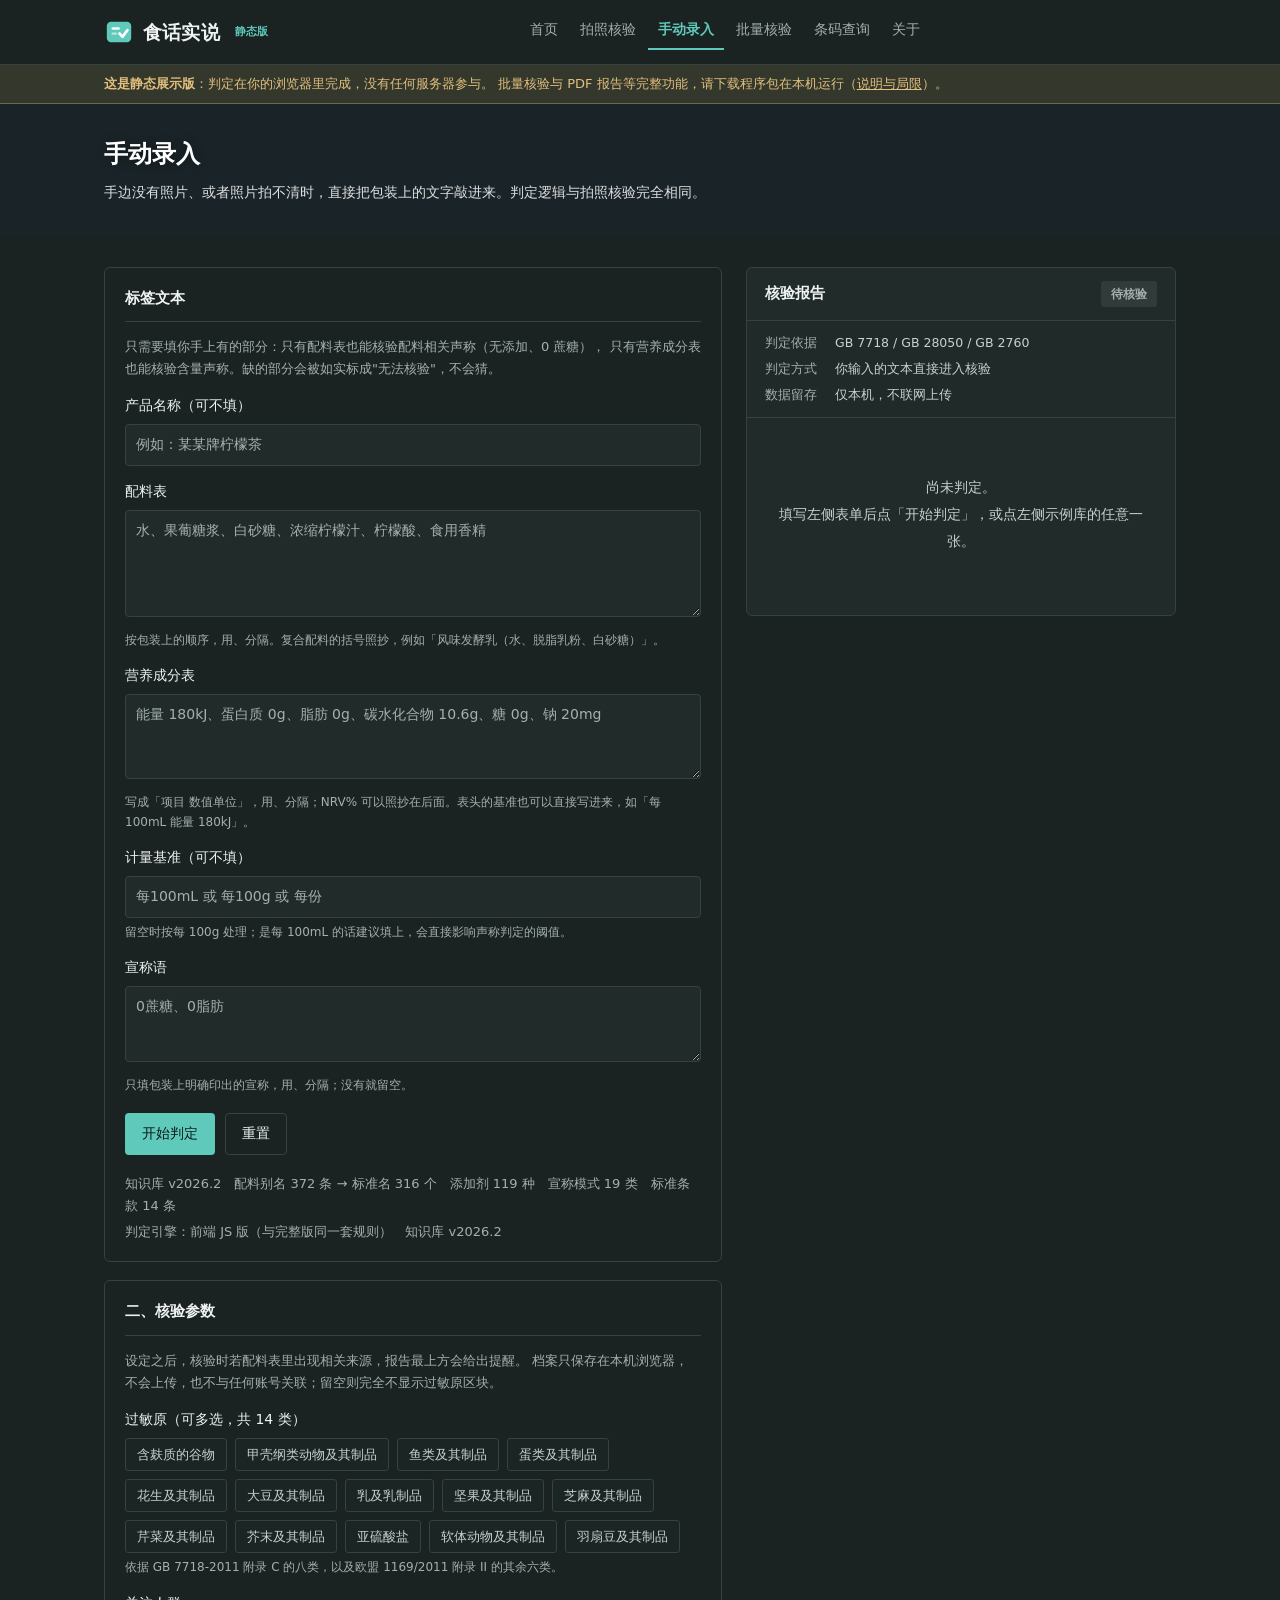
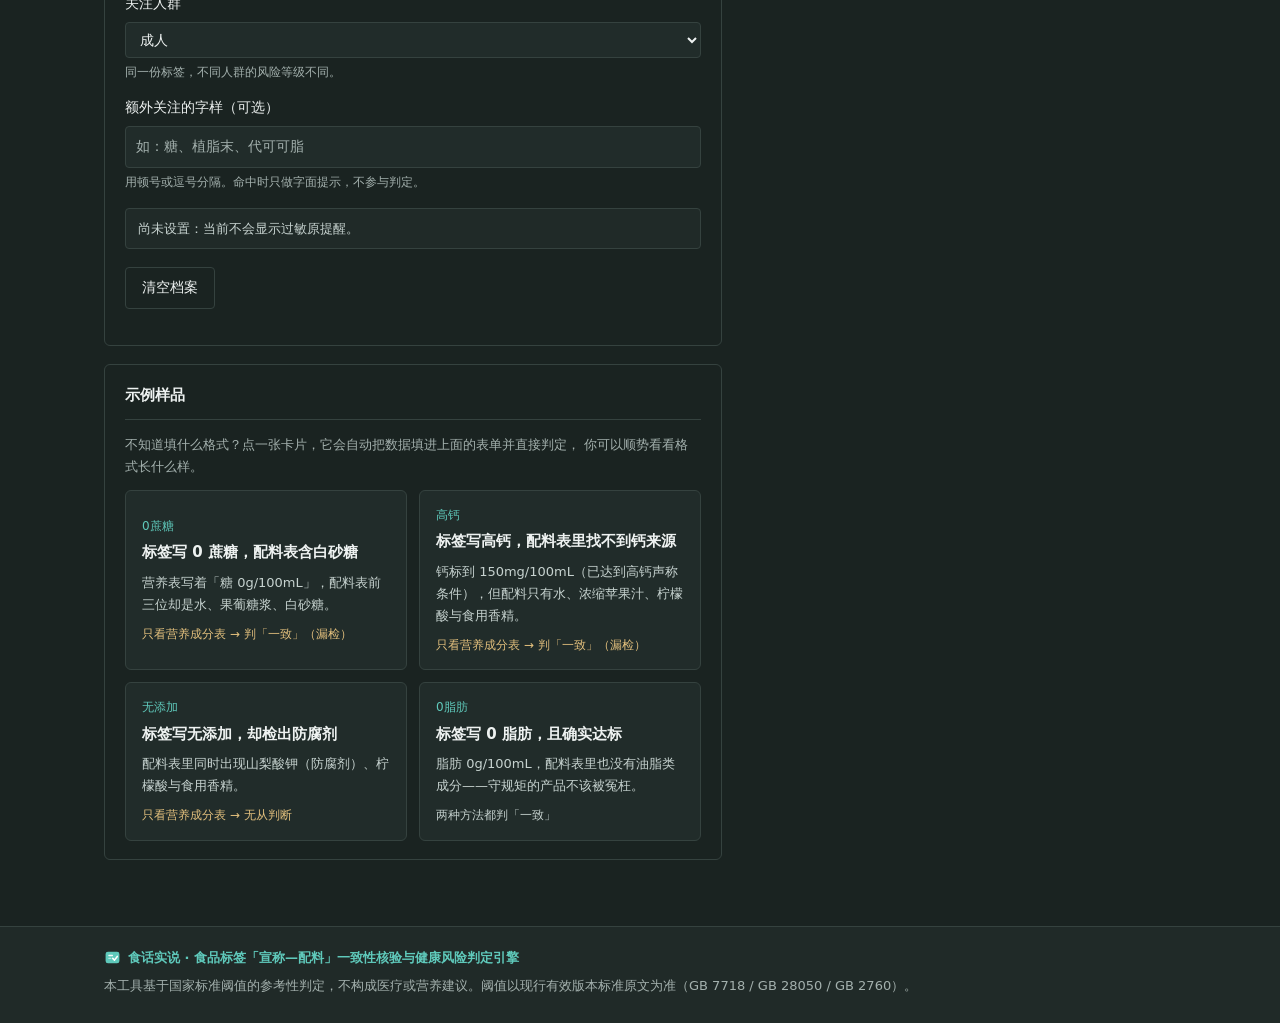
<file: manual.html>
<!DOCTYPE html>
<html lang="zh-CN">
<head>
<meta charset="utf-8">
<meta name="viewport" content="width=device-width, initial-scale=1">
<title>手动录入 · 食话实说 · 静态版</title>
<link rel="stylesheet" href="static/style.css">
<style>
  /* 与其它页一致：hero 背景图改纯色底 + 静态版横条样式。 */
  .hero, .page-hero { background-image: none; background-color: var(--bg-soft); }
  .hero::before, .page-hero::before { background: rgba(15, 23, 42, .30); }
  .static-banner {
    background: rgba(227, 192, 125, .12);
    border-bottom: 1px solid rgba(227, 192, 125, .35);
    color: var(--warn);
    font-size: 13px;
    line-height: 1.7;
  }
  .static-banner-inner { max-width: var(--wrap); margin: 0 auto; padding: 8px 24px; }
  .static-banner a { color: var(--warn); }
  .static-banner b { font-weight: 700; }
</style>
</head>
<body class="p-manual">

<header class="topbar">
  <div class="topbar-inner">
    <a class="brand" href="index.html">
      <svg class="brand-logo" viewBox="0 0 32 32" width="30" height="30" aria-hidden="true"><rect x="3" y="5" width="26" height="22" rx="4.5" fill="currentColor"/><rect x="8" y="11" width="9" height="2.6" rx="1.3" fill="#fff" opacity=".92"/><rect x="8" y="16.4" width="6" height="2.6" rx="1.3" fill="#fff" opacity=".55"/><path d="M16.5 17.6l3.3 3.4 5.2-7" fill="none" stroke="#fff" stroke-width="2.9" stroke-linecap="round" stroke-linejoin="round"/></svg>
      <span class="brand-name">食话实说</span>
      <span class="brand-tag">静态版</span>
    </a>
    <nav class="nav">
      <a href="index.html">首页</a>
      <a href="verify.html">拍照核验</a>
      <a href="manual.html">手动录入</a>
      <a href="batch.html">批量核验</a>
      <a href="barcode.html">条码查询</a>
      <a href="about.html">关于</a>
    </nav>
    <div class="topbar-actions">
    </div>
  </div>
</header>

<div class="static-banner">
  <div class="static-banner-inner">
    <b>这是静态展示版</b>：判定在你的浏览器里完成，没有任何服务器参与。
    批量核验与 PDF 报告等完整功能，请下载程序包在本机运行（<a href="about.html">说明与局限</a>）。
  </div>
</div>

<section class="page-hero">
  <div class="page-hero-inner">
    <h1>手动录入</h1>
    <p>手边没有照片、或者照片拍不清时，直接把包装上的文字敲进来。判定逻辑与拍照核验完全相同。</p>
  </div>
</section>

<main class="verify-layout">

  <div class="verify-main">

    <div id="notice" class="notice" role="status" aria-live="polite" hidden></div>

    <div class="panel">
      <div class="panel-title">标签文本</div>
      <p class="small muted" style="margin-top:0">
        只需要填你手上有的部分：只有配料表也能核验配料相关声称（无添加、0 蔗糖），
        只有营养成分表也能核验含量声称。缺的部分会被如实标成"无法核验"，不会猜。
      </p>

      <label for="productName">产品名称（可不填）</label>
      <input type="text" id="productName" placeholder="例如：某某牌柠檬茶">

      <label for="ingredientsText">配料表</label>
      <textarea id="ingredientsText" rows="4" placeholder="水、果葡糖浆、白砂糖、浓缩柠檬汁、柠檬酸、食用香精"></textarea>
      <div class="field-hint">按包装上的顺序，用、分隔。复合配料的括号照抄，例如「风味发酵乳（水、脱脂乳粉、白砂糖）」。</div>

      <label for="nutritionText">营养成分表</label>
      <textarea id="nutritionText" rows="3" placeholder="能量 180kJ、蛋白质 0g、脂肪 0g、碳水化合物 10.6g、糖 0g、钠 20mg"></textarea>
      <div class="field-hint">写成「项目 数值单位」，用、分隔；NRV% 可以照抄在后面。表头的基准也可以直接写进来，如「每100mL 能量 180kJ」。</div>

      <label for="basis">计量基准（可不填）</label>
      <input type="text" id="basis" placeholder="每100mL 或 每100g 或 每份">
      <div class="field-hint">留空时按每 100g 处理；是每 100mL 的话建议填上，会直接影响声称判定的阈值。</div>

      <label for="claimsText">宣称语</label>
      <textarea id="claimsText" rows="2" placeholder="0蔗糖、0脂肪"></textarea>
      <div class="field-hint">只填包装上明确印出的宣称，用、分隔；没有就留空。</div>

      <div class="btn-row">
        <button class="btn" type="button" id="btnVerify">开始判定</button>
        <button class="btn-ghost" type="button" id="btnClear">重置</button>
      </div>
      <div class="small muted" id="kbInfo"></div>
      <div class="small muted" id="engineInfo" style="margin-top:4px"></div>
    </div>

    <div class="panel" id="profilePanel">
      <div class="panel-title">二、核验参数</div>
      <p class="small muted" style="margin-top:0">
        设定之后，核验时若配料表里出现相关来源，报告最上方会给出提醒。
        档案只保存在本机浏览器，不会上传，也不与任何账号关联；留空则完全不显示过敏原区块。
      </p>

      <label id="allergenLabel">过敏原（可多选，共 14 类）</label>
      <div class="allergen-picker" id="allergenPicker" role="group" aria-labelledby="allergenLabel"></div>
      <div class="field-hint">
        依据 GB 7718-2011 附录 C 的八类，以及欧盟 1169/2011 附录 II 的其余六类。
      </div>

      <label for="population">关注人群</label>
      <select id="population"></select>
      <div class="field-hint">同一份标签，不同人群的风险等级不同。</div>

      <label for="avoidInput">额外关注的字样（可选）</label>
      <input type="text" id="avoidInput" placeholder="如：糖、植脂末、代可可脂">
      <div class="field-hint">用顿号或逗号分隔。命中时只做字面提示，不参与判定。</div>

      <div class="profile-summary" id="profileSummary"></div>

      <div class="btn-row">
        <button class="btn-ghost" type="button" id="btnProfileClear">清空档案</button>
      </div>
    </div>

    <div class="panel">
      <div class="panel-title">示例样品</div>
      <p class="small muted" style="margin-top:0">
        不知道填什么格式？点一张卡片，它会自动把数据填进上面的表单并直接判定，
        你可以顺势看看格式长什么样。
      </p>
      <div class="sample-grid" id="sampleGrid"></div>
      <div class="panel" id="sampleDetail" style="margin:16px 0 0" hidden></div>
    </div>

  </div>

  <aside class="verify-side">
    <div class="report-panel">
      <div class="report-head">
        <span class="report-title">核验报告</span>
        <span class="report-badge" id="reportBadge">待核验</span>
      </div>
      <dl class="report-meta">
        <div><dt>判定依据</dt><dd>GB 7718 / GB 28050 / GB 2760</dd></div>
        <div><dt>判定方式</dt><dd>你输入的文本直接进入核验</dd></div>
        <div><dt>数据留存</dt><dd>仅本机，不联网上传</dd></div>
      </dl>
      <div class="report-scroll">
        <div class="stages" id="stages" hidden aria-live="polite"></div>
        <div id="placeholder" class="report-empty">
          尚未判定。<br>填写左侧表单后点「开始判定」，或点左侧示例库的任意一张。
        </div>
        <div id="report" aria-live="polite" aria-busy="false"></div>
      </div>
    </div>
  </aside>

</main>

<footer>
  <div class="footer-inner">
    <p class="footer-brand">
      <svg class="footer-logo" viewBox="0 0 32 32" width="17" height="17" aria-hidden="true"><rect x="3" y="5" width="26" height="22" rx="4.5" fill="currentColor"/><rect x="8" y="11" width="9" height="2.6" rx="1.3" fill="#fff" opacity=".92"/><rect x="8" y="16.4" width="6" height="2.6" rx="1.3" fill="#fff" opacity=".55"/><path d="M16.5 17.6l3.3 3.4 5.2-7" fill="none" stroke="#fff" stroke-width="2.9" stroke-linecap="round" stroke-linejoin="round"/></svg>
      食话实说 · 食品标签「宣称—配料」一致性核验与健康风险判定引擎
    </p>
    <p>本工具基于国家标准阈值的参考性判定，不构成医疗或营养建议。阈值以现行有效版本标准原文为准（GB 7718 / GB 28050 / GB 2760）。</p>
  </div>
</footer>

<script src="static/rules.js"></script>
<script src="static/ocr.js"></script>
<script src="static/app.js"></script>
<script src="static/profile.js"></script>
<script src="static/page-manual.js"></script>
</body>
</html>
</file>
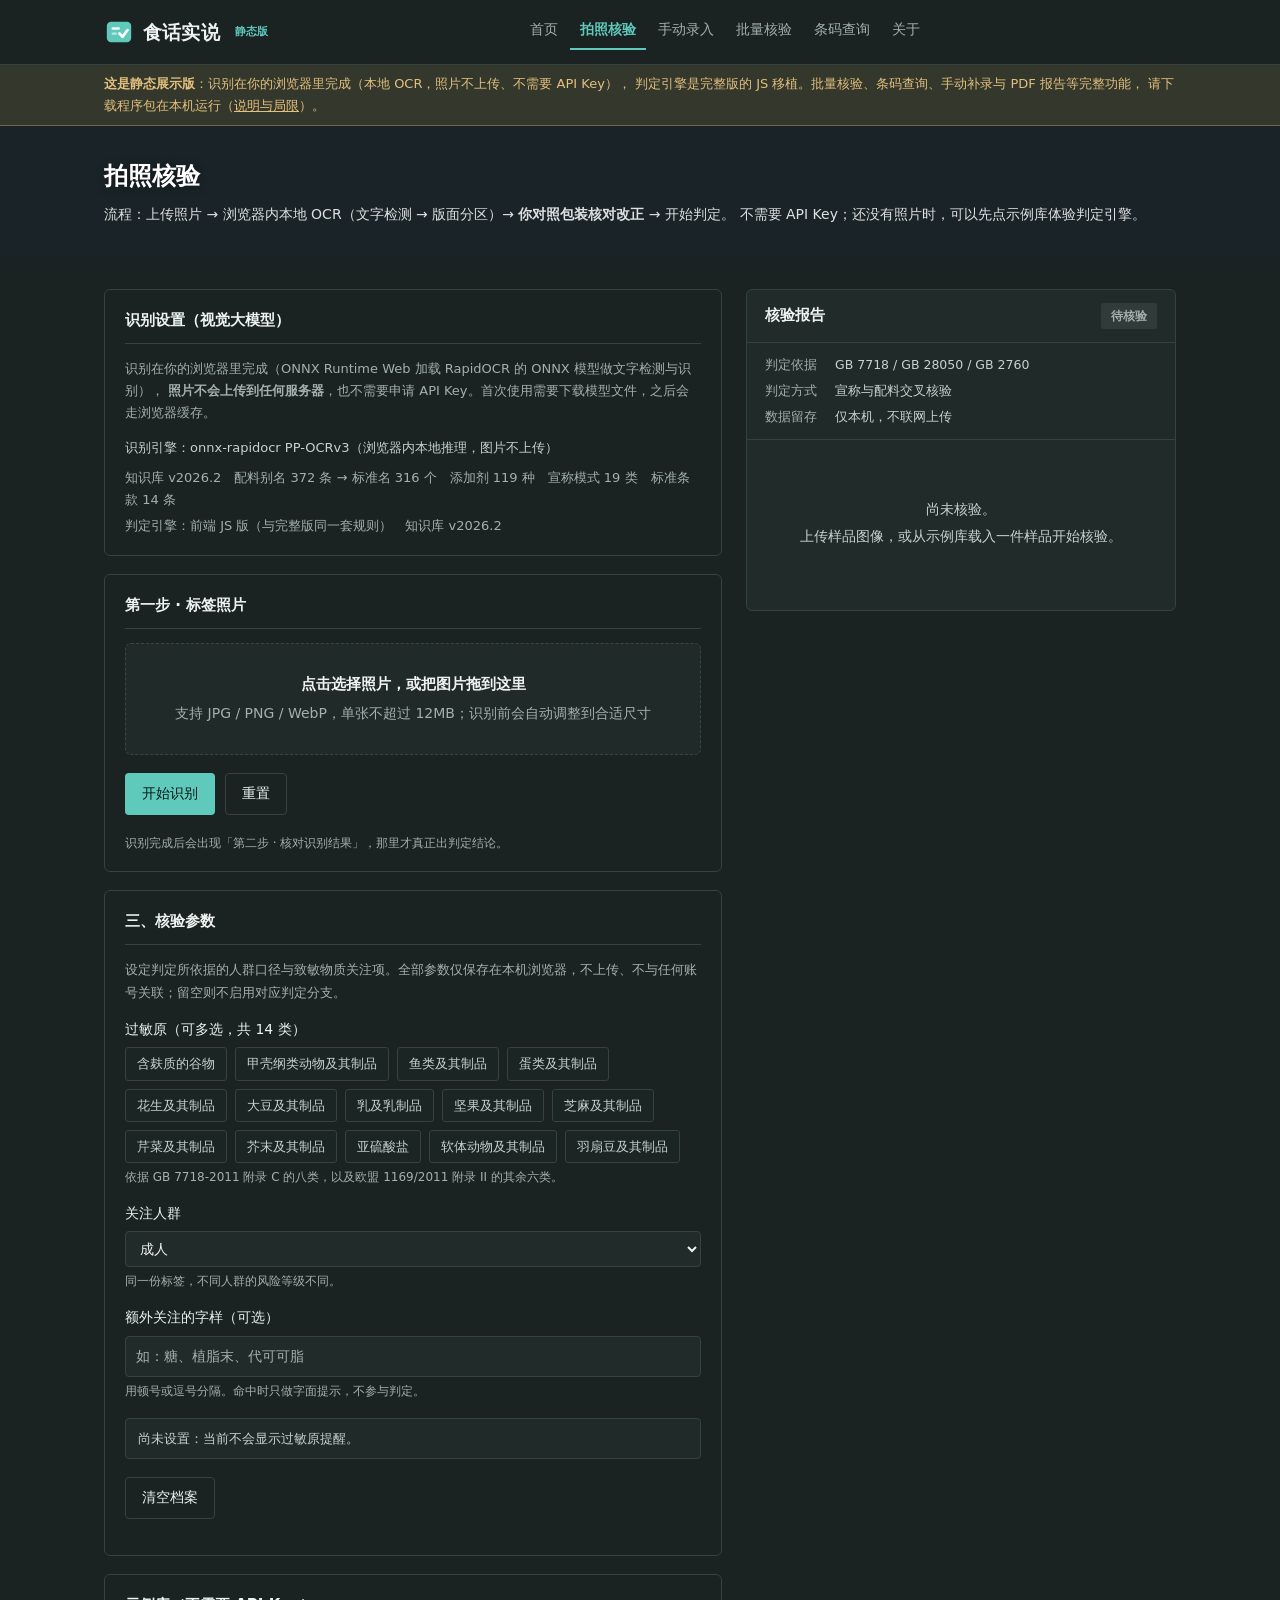
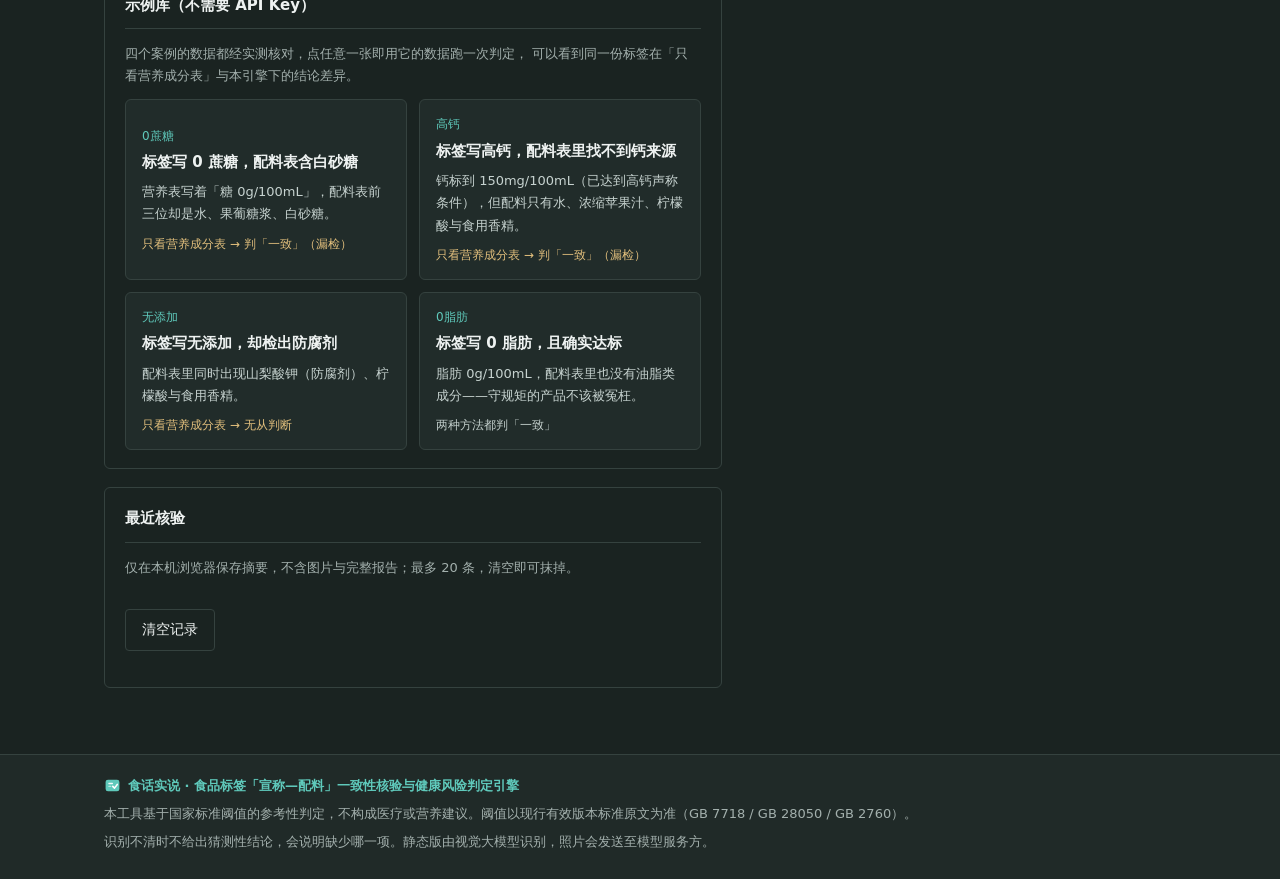
<file: verify.html>
<!DOCTYPE html>
<html lang="zh-CN">
<head>
<meta charset="utf-8">
<meta name="viewport" content="width=device-width, initial-scale=1">
<title>拍照核验 · 食话实说 · 静态版</title>
<link rel="stylesheet" href="static/style.css">
<style>
  /* 与首页一致：hero 背景图改纯色底（style.css 里是 /static/hero.jpg 绝对路径），
     外加顶部「静态展示版」横条样式。 */
  .hero, .page-hero { background-image: none; background-color: var(--bg-soft); }
  .hero::before, .page-hero::before { background: rgba(15, 23, 42, .30); }
  .static-banner {
    background: rgba(227, 192, 125, .12);
    border-bottom: 1px solid rgba(227, 192, 125, .35);
    color: var(--warn);
    font-size: 13px;
    line-height: 1.7;
  }
  .static-banner-inner { max-width: var(--wrap); margin: 0 auto; padding: 8px 24px; }
  .static-banner a { color: var(--warn); }
  .static-banner b { font-weight: 700; }
  /* 核对编辑表单：识别结果在这里被逐项改正，改完才判定 */
  #reviewPanel[hidden] { display: none; }
  .nutrition-editor { display: grid; gap: 8px; }
  .nutrient-row {
    display: grid;
    grid-template-columns: minmax(0, 1fr) 92px 84px 36px;
    gap: 8px;
    align-items: center;
  }
  .nutrient-row input { width: 100%; }
  .nutrient-row .n-del {
    font: inherit;
    font-size: 16px;
    line-height: 1;
    height: 36px;
    cursor: pointer;
    border: 1px solid var(--line);
    background: transparent;
    color: var(--muted);
    border-radius: 4px;
  }
  .nutrient-row .n-del:hover { color: var(--bad); border-color: var(--bad); }
  @media (max-width: 640px) {
    .nutrient-row { grid-template-columns: minmax(0, 1fr) 72px 64px 32px; gap: 6px; }
  }
</style>
</head>
<body class="p-verify">

<header class="topbar">
  <div class="topbar-inner">
    <a class="brand" href="index.html">
      <svg class="brand-logo" viewBox="0 0 32 32" width="30" height="30" aria-hidden="true"><rect x="3" y="5" width="26" height="22" rx="4.5" fill="currentColor"/><rect x="8" y="11" width="9" height="2.6" rx="1.3" fill="#fff" opacity=".92"/><rect x="8" y="16.4" width="6" height="2.6" rx="1.3" fill="#fff" opacity=".55"/><path d="M16.5 17.6l3.3 3.4 5.2-7" fill="none" stroke="#fff" stroke-width="2.9" stroke-linecap="round" stroke-linejoin="round"/></svg>
      <span class="brand-name">食话实说</span>
      <span class="brand-tag">静态版</span>
    </a>
    <nav class="nav">
      <a href="index.html">首页</a>
      <a href="verify.html">拍照核验</a>
      <a href="manual.html">手动录入</a>
      <a href="batch.html">批量核验</a>
      <a href="barcode.html">条码查询</a>
      <a href="about.html">关于</a>
    </nav>
    <div class="topbar-actions">
    </div>
  </div>
</header>

<div class="static-banner">
  <div class="static-banner-inner">
    <b>这是静态展示版</b>：识别在你的浏览器里完成（本地 OCR，照片不上传、不需要 API Key），
    判定引擎是完整版的 JS 移植。批量核验、条码查询、手动补录与 PDF 报告等完整功能，
    请下载程序包在本机运行（<a href="about.html">说明与局限</a>）。
  </div>
</div>

<section class="page-hero">
  <div class="page-hero-inner">
    <h1>拍照核验</h1>
    <p>流程：上传照片 → 浏览器内本地 OCR（文字检测 → 版面分区）→ <b>你对照包装核对改正</b> → 开始判定。
      不需要 API Key；还没有照片时，可以先点示例库体验判定引擎。</p>
  </div>
</section>

<main class="verify-layout">

  <div class="verify-main">

    <div id="notice" class="notice" role="status" aria-live="polite" hidden></div>

    <div class="panel">
      <div class="panel-title">识别设置（视觉大模型）</div>
      <p class="small muted" style="margin-top:0">
        识别在你的浏览器里完成（ONNX Runtime Web 加载 RapidOCR 的 ONNX 模型做文字检测与识别），
        <b>照片不会上传到任何服务器</b>，也不需要申请 API Key。首次使用需要下载模型文件，之后会走浏览器缓存。
      </p>
      <div class="small" id="engineState" style="color:var(--text-soft)"></div>
      <div class="small muted" id="kbInfo" style="margin-top:8px"></div>
      <div class="small muted" id="engineInfo" style="margin-top:4px"></div>
    </div>

    <div class="panel">
      <div class="panel-title">第一步 · 标签照片</div>
      <label class="dropzone" id="dropzone" for="fileInput">
        <b>点击选择照片，或把图片拖到这里</b>
        <span>支持 JPG / PNG / WebP，单张不超过 12MB；识别前会自动调整到合适尺寸</span>
        <input type="file" id="fileInput" accept="image/*">
      </label>
      <div class="preview-wrap" id="previewWrap" hidden>
        <img id="preview" class="preview" alt="包装照片预览">
      </div>
      <div class="file-info" id="fileInfo"></div>

      <div class="btn-row">
        <button class="btn" type="button" id="btnVerify">开始识别</button>
        <button class="btn-ghost" type="button" id="btnClear">重置</button>
      </div>
      <div class="field-hint">识别完成后会出现「第二步 · 核对识别结果」，那里才真正出判定结论。</div>
    </div>

    <div class="panel" id="reviewPanel" hidden>
      <div class="panel-title">第二步 · 核对识别结果（判定前请先核对）</div>
      <p class="small muted" style="margin-top:0">
        <b style="color:var(--warn)">识别结果仅供参考，请核对后再判定</b>——OCR 同样会读错：
        倾斜、反光、小字粘连都会让某几行读漏或读错，而判定引擎再准也救不回一份错的输入。
        下面把识别到的配料表、营养成分表与宣称语都摊开成可编辑的字段，
        请对照包装改正后再点「开始判定」。
      </p>
      <div id="reviewWarnings"></div>

      <label for="editProductName">产品名称</label>
      <input type="text" id="editProductName" placeholder="可不填">

      <label for="editIngredients">配料表原文（按包装顺序）</label>
      <textarea id="editIngredients" rows="4" placeholder="水、白砂糖、浓缩柠檬汁、柠檬酸、山梨酸钾、食用香精"></textarea>
      <div class="field-hint">用、分隔。复合配料的括号照抄，例如「风味发酵乳（水、脱脂乳粉、白砂糖）」，括号内的配料会计入判定但不计入配料项数。</div>

      <label>营养成分表</label>
      <div class="nutrition-editor" id="nutritionEditor"></div>
      <div class="btn-row" style="margin:10px 0 0">
        <button class="btn-ghost" type="button" id="btnAddNutrient">添加一行</button>
      </div>
      <div class="field-hint">数值留空表示这一项不参与判定（与「看不清」同样处理），不要用 0 代替看不清的数值。</div>

      <label for="editBasis">计量基准</label>
      <input type="text" id="editBasis" placeholder="每100mL 或 每100g 或 每份">
      <div class="field-hint">是每 100g 还是每 100mL 会直接影响声称判定，请照包装填写。</div>

      <label for="editClaims">宣称语</label>
      <textarea id="editClaims" rows="2" placeholder="0蔗糖、0脂肪"></textarea>
      <div class="field-hint">只填包装上明确印出的宣称，用、分隔；没有就留空。</div>

      <div class="btn-row">
        <button class="btn" type="button" id="btnJudge">开始判定</button>
        <button class="btn-ghost" type="button" id="btnResetReview">撤销修改，恢复识别结果</button>
      </div>
    </div>

    <div class="panel" id="profilePanel">
      <div class="panel-title">三、核验参数</div>
      <p class="small muted" style="margin-top:0">设定判定所依据的人群口径与致敏物质关注项。全部参数仅保存在本机浏览器，不上传、不与任何账号关联；留空则不启用对应判定分支。</p>

      <label id="allergenLabel">过敏原（可多选，共 14 类）</label>
      <div class="allergen-picker" id="allergenPicker" role="group" aria-labelledby="allergenLabel"></div>
      <div class="field-hint">
        依据 GB 7718-2011 附录 C 的八类，以及欧盟 1169/2011 附录 II 的其余六类。
      </div>

      <label for="population">关注人群</label>
      <select id="population"></select>
      <div class="field-hint">同一份标签，不同人群的风险等级不同。</div>

      <label for="avoidInput">额外关注的字样（可选）</label>
      <input type="text" id="avoidInput" placeholder="如：糖、植脂末、代可可脂">
      <div class="field-hint">用顿号或逗号分隔。命中时只做字面提示，不参与判定。</div>

      <div class="profile-summary" id="profileSummary"></div>

      <div class="btn-row">
        <button class="btn-ghost" type="button" id="btnProfileClear">清空档案</button>
      </div>
    </div>

    <div class="panel">
      <div class="panel-title">示例库（不需要 API Key）</div>
      <p class="small muted" style="margin-top:0">
        四个案例的数据都经实测核对，点任意一张即用它的数据跑一次判定，
        可以看到同一份标签在「只看营养成分表」与本引擎下的结论差异。
      </p>
      <div class="sample-grid" id="sampleGrid"></div>
      <div class="panel" id="sampleDetail" style="margin:16px 0 0" hidden></div>
    </div>

    <div class="panel" id="historyPanel">
      <div class="panel-title">最近核验</div>
      <p class="small muted" style="margin-top:0">
        仅在本机浏览器保存摘要，不含图片与完整报告；最多 20 条，清空即可抹掉。
      </p>
      <div class="history-list" data-history-list></div>
      <div class="btn-row">
        <button class="btn-ghost btn-sm" type="button" data-history-clear>清空记录</button>
      </div>
    </div>

  </div>

  <aside class="verify-side">
    <div class="report-panel">
      <div class="report-head">
        <span class="report-title">核验报告</span>
        <span class="report-badge" id="reportBadge">待核验</span>
      </div>
      <dl class="report-meta">
        <div><dt>判定依据</dt><dd>GB 7718 / GB 28050 / GB 2760</dd></div>
        <div><dt>判定方式</dt><dd>宣称与配料交叉核验</dd></div>
        <div><dt>数据留存</dt><dd>仅本机，不联网上传</dd></div>
      </dl>
      <div class="report-scroll">
        <div class="stages" id="stages" hidden aria-live="polite"></div>
        <div id="placeholder" class="report-empty">
          尚未核验。<br>上传样品图像，或从示例库载入一件样品开始核验。
        </div>
        <div id="report" aria-live="polite" aria-busy="false"></div>
      </div>
    </div>
  </aside>

</main>

<footer>
  <div class="footer-inner">
    <p class="footer-brand">
      <svg class="footer-logo" viewBox="0 0 32 32" width="17" height="17" aria-hidden="true"><rect x="3" y="5" width="26" height="22" rx="4.5" fill="currentColor"/><rect x="8" y="11" width="9" height="2.6" rx="1.3" fill="#fff" opacity=".92"/><rect x="8" y="16.4" width="6" height="2.6" rx="1.3" fill="#fff" opacity=".55"/><path d="M16.5 17.6l3.3 3.4 5.2-7" fill="none" stroke="#fff" stroke-width="2.9" stroke-linecap="round" stroke-linejoin="round"/></svg>
      食话实说 · 食品标签「宣称—配料」一致性核验与健康风险判定引擎
    </p>
    <p>本工具基于国家标准阈值的参考性判定，不构成医疗或营养建议。阈值以现行有效版本标准原文为准（GB 7718 / GB 28050 / GB 2760）。</p>
    <p>识别不清时不给出猜测性结论，会说明缺少哪一项。静态版由视觉大模型识别，照片会发送至模型服务方。</p>
  </div>
</footer>

<script src="static/rules.js"></script>
<script src="static/ocr.js"></script>
<script src="static/app.js"></script>
<script src="static/history.js"></script>
<script src="static/profile.js"></script>
<script src="static/ocr-bridge.js"></script>
</body>
</html>
</file>
<file: static/style.css>
/* 食话实说 · 共享样式
 *
 * 设计基线：白底、1px 边框、6px 圆角、无阴影。不用渐变、不用大圆角、
 * 不用 emoji 图标——这四样是模板化页面最明显的特征，真实网站很少这么写。
 * 字号克制：正文 15px，标题最大 24px，不做巨型标语。
 */

:root {
  /* 深色主题。整页统一深墨绿，靠明度差分层：页面底 < 卡片 < 悬停态。
     深色底上原来的 #0f766e 太暗，品牌色提亮为 #2dd4bf。 */
  --brand: #5fc9bb;
  --brand-dark: #45b3a5;
  --brand-light: #1c423d;
  --line: #35423f;
  --text: #eef2f1;
  --muted: #a3b0ad;
  /* 小字说明专用：比 --muted 亮一档，12~13px 下才看得清，
     又不像 --text 那样逼近纯白，读起来柔和 */
  --text-soft: #c6d2cf;
  --bg-soft: #202a28;
  --ok: #6fdaa4;
  --bad: #eb9d9d;
  --warn: #e3c07d;
  --unknown: #9ca3af;
  --bg: #1a2321;
  --card: #212c2a;
  --card-hover: #27332f;
  --field: #1b2523;
  /* 这两个变量此前被引用但没定义：var(--radius) 在多处使用却解析为空，
     那些圆角其实一直没生效。现在补上，并统一内容宽度。 */
  --radius: 6px;
  --wrap: 1120px;
}

* { box-sizing: border-box; }

body {
  margin: 0;
  background: var(--bg);
  color: #eef2f1;
  color: var(--text);
  font: 15px/1.7 "Microsoft YaHei", "PingFang SC", system-ui, sans-serif;
}

a { color: var(--brand); }

/* ---------------------------------------------------------------- 顶栏 */
.topbar { border-bottom: 1px solid var(--line); background: var(--bg); }

/* 顶栏三段式：品牌（logo + 名称 + 标签）｜导航｜动作区 */
.topbar-inner {
  max-width: var(--wrap);
  margin: 0 auto;
  padding: 0 24px;
  height: 64px;
  display: flex;
  align-items: center;
  gap: 28px;
}

.brand {
  display: flex;
  align-items: center;
  gap: 9px;
  text-decoration: none;
  color: var(--brand);
  flex: none;
}

.brand-logo { display: block; flex: none; }

.brand-name {
  font-size: 19px;
  font-weight: 700;
  color: var(--text);
  letter-spacing: .2px;
  white-space: nowrap;
}

/* 品牌后的小标签，作用相当于腾讯云那里的「大模型」 */
.brand-tag {
  font-size: 11px;
  font-weight: 600;
  color: var(--brand);
  background: var(--brand-soft);
  padding: 2px 6px;
  border-radius: 3px;
  white-space: nowrap;
}

/* 顶栏导航居中：占据品牌与右侧动作之间的剩余空间，把链接聚在中间。
   原来用 margin-right:auto 把导航推向左、动作区贴右，去掉右侧按钮后
   那样会显得整条顶栏偏左。 */
.nav {
  display: flex;
  gap: 2px;
  flex-wrap: wrap;
  flex: 1;
  justify-content: center;
}

.topbar-actions { display: flex; align-items: center; gap: 14px; flex: none; }

.topbar-link {
  font-size: 14px;
  color: var(--muted);
  text-decoration: none;
  white-space: nowrap;
}

.topbar-link:hover { color: var(--brand); }

.btn-sm { padding: 6px 14px; font-size: 14px; }

.nav a {
  padding: 4px 10px 6px;
  font-size: 14px;
  color: var(--muted);
  text-decoration: none;
  border-bottom: 2px solid transparent;
}

.nav a:hover { color: var(--text); }
.nav a.active { color: var(--brand); border-bottom-color: var(--brand); font-weight: 600; }

/* ---------------------------------------------------------------- 内容区 */
main { max-width: var(--wrap); margin: 0 auto; padding: 32px 24px 48px; }

h1 { font-size: 24px; margin: 0 0 10px; font-weight: 600; color: #eef2f1;
  color: var(--text); }
h2 { font-size: 18px; margin: 34px 0 12px; font-weight: 600; color: #eef2f1;
  color: var(--text); }
h3 { font-size: 16px; margin: 22px 0 8px; font-weight: 600; color: #eef2f1;
  color: var(--text); }
p { margin: 0 0 12px; }

.lead { color: var(--muted); margin-bottom: 26px; }
.muted { color: var(--muted); }
.small { font-size: 13px; }

/* ---------------------------------------------------------------- 按钮 */
.btn,
.btn-ghost {
  font: inherit;
  font-size: 14px;
  padding: 8px 16px;
  border-radius: 4px;
  border: 1px solid transparent;
  cursor: pointer;
}

.btn { background: var(--brand); color: #0b1a18; }
.btn:hover { background: var(--brand-dark); }
.btn:disabled { background: #3a4644; color: #6b7a77; cursor: not-allowed; }

.btn-ghost { background: transparent; border-color: var(--line); color: var(--text); }
.btn-ghost:hover { border-color: var(--brand); color: var(--brand); }

.btn-row { display: flex; gap: 10px; flex-wrap: wrap; margin: 18px 0; }

/* ---------------------------------------------------------------- 面板与表单 */
.panel {
  border: 1px solid var(--line);
  border-radius: var(--radius);
  padding: 18px 20px;
  margin-bottom: 18px;
}

.panel-title {
  font-size: 15px;
  font-weight: 600;
  margin: 0 0 14px;
  padding-bottom: 10px;
  border-bottom: 1px solid var(--line);
  color: #eef2f1;
  color: var(--text);
}

label { display: block; font-size: 14px; margin: 14px 0 6px; }
label:first-child { margin-top: 0; }

input[type="text"],
input[type="search"],
textarea,
select {
  width: 100%;
  font: inherit;
  font-size: 14px;
  padding: 8px 10px;
  border: 1px solid var(--line);
  border-radius: 4px;
  background: var(--card);
  color: var(--text);
}

/* 浏览器对 search 类型有一套自己的外观：浅色底、内置放大镜与清除按钮，
   放在深色页面上会格外扎眼。这里统一到与其它输入框一致，并去掉内置控件。 */
input[type="search"] {
  appearance: none;
  -webkit-appearance: none;
}

input[type="search"]::-webkit-search-decoration,
input[type="search"]::-webkit-search-cancel-button,
input[type="search"]::-webkit-search-results-button,
input[type="search"]::-webkit-search-results-decoration {
  appearance: none;
  -webkit-appearance: none;
}

input::placeholder,
textarea::placeholder {
  color: var(--muted);
  opacity: 1;
}

input:focus,
textarea:focus,
select:focus { outline: none; border-color: var(--brand); }

textarea { min-height: 76px; resize: vertical; line-height: 1.6; }

.field-hint { font-size: 12px; color: var(--muted); margin-top: 4px; }

/* ---------------------------------------------------------------- 拖拽上传 */
.dropzone {
  display: block;
  border: 1px dashed #3a4644;
  border-radius: var(--radius);
  padding: 28px 20px;
  text-align: center;
  color: var(--muted);
  cursor: pointer;
  background: var(--bg-soft);
}

.dropzone:hover,
.dropzone.over { border-color: var(--brand); color: var(--brand); background: rgba(45, 212, 191, .08); }
.dropzone input[type="file"] { display: none; }
.dropzone b { display: block; font-size: 15px; color: var(--text); margin-bottom: 4px; }
.dropzone.over b { color: var(--brand); }

.preview-wrap { position: relative; margin-top: 14px; }
.preview-wrap[hidden] { display: none; }
.preview { width: 100%; border: 1px solid var(--line); border-radius: var(--radius); display: block; }

.file-info { font-size: 13px; color: var(--muted); margin-top: 8px; }

/* ---------------------------------------------------------------- 提示条 */
.notice {
  border: 1px solid var(--line);
  border-left: 3px solid var(--brand);
  border-radius: 4px;
  padding: 10px 14px;
  margin-bottom: 16px;
  font-size: 14px;
  background: var(--bg-soft);
}

.notice.error { border-left-color: var(--bad); color: var(--bad); }
.notice.ok { border-left-color: var(--ok); color: var(--ok); }

/* ---------------------------------------------------------------- 首页 */
.entry { border-top: 1px solid var(--line); padding: 16px 0; }
.entry:last-child { border-bottom: 1px solid var(--line); }

.entry a {
  display: flex;
  align-items: baseline;
  gap: 16px;
  text-decoration: none;
  color: inherit;
}

.entry a:hover .entry-name { color: var(--brand); }
.entry-name { font-size: 16px; font-weight: 600; min-width: 120px; }
.entry-desc { color: var(--muted); font-size: 14px; }

.plain-list { margin: 0; padding-left: 20px; color: var(--muted); font-size: 14px; }
.plain-list li { margin-bottom: 6px; }
.plain-list b { color: var(--text); font-weight: 600; }

/* ---------------------------------------------------------------- 结果渲染 */
.stages { font-size: 13px; color: var(--muted); margin-bottom: 12px; }
.stages[hidden] { display: none; }
.stage { display: inline-block; margin-right: 14px; }
.stage.done { color: var(--ok); }
.stage.active { color: var(--brand); font-weight: 600; }

.summary {
  display: grid;
  grid-template-columns: repeat(auto-fit, minmax(200px, 1fr));
  gap: 1px;
  background: var(--line);
  border: 1px solid var(--line);
  border-radius: var(--radius);
  overflow: hidden;
  margin-bottom: 20px;
}

.stat { background: var(--card); padding: 14px 16px; }
.stat .k { font-size: 13px; color: var(--muted); }
.stat .v { font-size: 19px; font-weight: 600; margin: 2px 0; }
.stat .s { font-size: 12px; color: var(--muted); }

.section-title {
  font-size: 16px;
  font-weight: 600;
  margin: 26px 0 12px;
  display: flex;
  align-items: center;
  justify-content: space-between;
  gap: 12px;
}

.card {
  border: 1px solid var(--line);
  border-radius: var(--radius);
  padding: 14px 16px;
  margin-bottom: 12px;
}

.card-head { display: flex; align-items: center; gap: 10px; flex-wrap: wrap; }
.claim-title { font-weight: 600; }

.tag {
  font-size: 12px;
  padding: 1px 8px;
  border-radius: 3px;
  border: 1px solid currentColor;
}

.tag.ok { color: var(--ok); }
.tag.bad { color: var(--bad); }
.tag.warn { color: var(--warn); }
.tag.unknown { color: var(--unknown); }

.hits { list-style: none; margin: 10px 0 0; padding: 0; font-size: 14px; }
.hits li { padding: 3px 0 3px 10px; border-left: 2px solid var(--line); margin-bottom: 4px; }
.hits li.violated { border-left-color: var(--bad); }
.hits li.satisfied { border-left-color: var(--ok); }
.hits li.missing { border-left-color: var(--warn); }
.hits b { font-weight: 600; }

.note { font-size: 13px; color: var(--muted); margin-top: 8px; }

.baseline {
  font-size: 13px;
  color: var(--warn);
  background: rgba(251, 191, 36, .1);
  border: 1px solid rgba(251, 191, 36, .35);
  border-radius: 4px;
  padding: 8px 12px;
  margin-top: 10px;
}

.reject {
  border: 1px solid var(--line);
  border-left: 3px solid var(--warn);
  border-radius: 4px;
  padding: 14px 16px;
  background: var(--bg-soft);
}

.unknown-list {
  font-size: 13px;
  color: var(--muted);
  border: 1px solid var(--line);
  border-radius: 4px;
  padding: 10px 12px;
  margin-top: 12px;
}

details { margin-top: 10px; }
summary { cursor: pointer; font-size: 13px; color: var(--brand); }

.clause-chip {
  font: inherit;
  font-size: 12.5px;
  font-family: Consolas, "Courier New", monospace;
  margin: 8px 8px 0 0;
  padding: 4px 8px;
  border: 1px solid var(--line);
  border-radius: 3px;
  background: var(--bg-soft);
  color: var(--brand);
  cursor: pointer;
}

.clause-chip:hover { border-color: var(--brand); }

.factor { margin-bottom: 14px; }
.factor-top { display: flex; justify-content: space-between; font-size: 14px; }

.bar { height: 6px; background: var(--line); border-radius: 3px; overflow: hidden; margin-top: 5px; }
.bar i { display: block; height: 100%; }
.bar i.低 { background: var(--ok); }
.bar i.中 { background: var(--warn); }
.bar i.高 { background: var(--bad); }
.bar i.未知 { background: var(--unknown); }

.pop-list { border: 1px solid var(--line); border-radius: var(--radius); }
.pop { padding: 10px 14px; border-bottom: 1px solid var(--line); font-size: 14px; }
.pop:last-child { border-bottom: none; }
.pop.active { background: rgba(45, 212, 191, .14); border-color: var(--brand); }
.pop .lvl { font-weight: 600; margin-right: 8px; }
.pop .name { font-weight: 600; }
.pop ul { margin: 4px 0 0; padding-left: 20px; color: var(--muted); font-size: 13px; }

/* ---------------------------------------------------------------- 示例库 */
.sample-grid {
  display: grid;
  grid-template-columns: repeat(auto-fit, minmax(240px, 1fr));
  gap: 12px;
}

.sample-card {
  border: 1px solid var(--line);
  border-radius: var(--radius);
  padding: 14px 16px;
  cursor: pointer;
  background: var(--card);
  text-align: left;
  font: inherit;
}

.sample-card:hover { border-color: var(--brand); }
.sample-card .claim { font-size: 12px; color: var(--brand); }
.sample-card .title { font-weight: 600; margin: 4px 0 6px; color: #eef2f1;
  color: var(--text); }
.sample-card .desc { font-size: 13px; color: #c6d2cf;
  color: var(--text-soft); }
.sample-card .note { font-size: 12px; color: var(--warn); margin-top: 8px; }
.sample-card .note.same { color: #c6d2cf;
  color: var(--text-soft); }

/* ---------------------------------------------------------------- 批量列表 */
.batch-list { border: 1px solid var(--line); border-radius: var(--radius); margin-top: 14px; }
.batch-list[hidden] { display: none; }
.batch-item {
  display: flex;
  align-items: center;
  justify-content: space-between;
  gap: 12px;
  padding: 8px 14px;
  border-bottom: 1px solid var(--line);
  font-size: 14px;
}

.batch-item:last-child { border-bottom: none; }
.batch-item .name { overflow: hidden; text-overflow: ellipsis; white-space: nowrap; }

.batch-item button {
  font: inherit;
  font-size: 13px;
  border: none;
  background: none;
  color: var(--muted);
  cursor: pointer;
}

.batch-item button:hover { color: var(--bad); }

/* ---------------------------------------------------------------- 条款弹窗 */
.modal {
  position: fixed;
  inset: 0;
  background: rgba(17, 24, 39, .45);
  display: flex;
  align-items: center;
  justify-content: center;
  padding: 20px;
  z-index: 20;
}

.modal[hidden] { display: none; }

.modal-card {
  background: var(--card);
  border-radius: var(--radius);
  max-width: 640px;
  width: 100%;
  max-height: 80vh;
  overflow: auto;
  padding: 22px 24px;
}

.modal-head {
  display: flex;
  justify-content: space-between;
  align-items: flex-start;
  gap: 16px;
  border-bottom: 1px solid var(--line);
  padding-bottom: 12px;
  margin-bottom: 14px;
}

.modal-head h3 { margin: 0; }
.modal-body { font-size: 14px; line-height: 1.8; white-space: pre-wrap; }
.modal-close {
  font: inherit;
  font-size: 13px;
  border: 1px solid var(--line);
  background: var(--card);
  border-radius: 4px;
  padding: 4px 10px;
  cursor: pointer;
}

/* ---------------------------------------------------------------- 页脚 */
footer {
  border-top: 1px solid var(--line);
  background: var(--bg-soft);
  font-size: 13px;
  color: var(--muted);
}

.footer-inner { max-width: var(--wrap); margin: 0 auto; padding: 20px 24px; }
.footer-inner p { margin: 0 0 6px; }

.footer-brand {
  display: flex;
  align-items: center;
  gap: 7px;
  font-weight: 600;
  color: var(--brand);
}

.footer-logo { display: block; flex: none; }

/* ---------------------------------------------------------------- 感知信息 */
.perception {
  font-size: 12.5px;
  color: var(--muted);
  background: var(--bg-soft);
  border: 1px solid var(--line);
  border-radius: 4px;
  padding: 8px 12px;
}

.clause {
  font-size: 13px;
  color: var(--muted);
  line-height: 1.8;
  background: var(--bg-soft);
  border: 1px solid var(--line);
  border-radius: 4px;
  padding: 10px 12px;
  margin-top: 8px;
  max-height: 260px;
  overflow: auto;
}

/* ---------------------------------------------------------------- 批量明细表 */
.table-wrap {
  overflow-x: auto;
  border: 1px solid var(--line);
  border-radius: var(--radius);
}

table.grid { width: 100%; border-collapse: collapse; font-size: 13.5px; }
table.grid th,
table.grid td {
  padding: 8px 12px;
  border-bottom: 1px solid var(--line);
  text-align: left;
  vertical-align: top;
}

table.grid th { background: var(--bg-soft); font-weight: 600; font-size: 13px; }
table.grid tr:last-child td { border-bottom: none; }
table.grid tr.bad-row td { background: rgba(248, 113, 113, .1); }

/* ---------------------------------------------------------------- 信息行 */
.meta-row {
  display: flex;
  flex-wrap: wrap;
  gap: 6px 20px;
  font-size: 13px;
  color: var(--muted);
  border-top: 1px solid var(--line);
  border-bottom: 1px solid var(--line);
  padding: 8px 0;
  margin: 0 0 20px;
}

/* ---------------------------------------------------------------- 首页 hero */
/* 深色背景配白色文字：文字压在图片上，不加深色遮罩会看不清 */
.hero {
  position: relative;
  background: var(--bg) url("/static/hero.jpg") center / cover no-repeat;
}

.hero::before {
  content: "";
  position: absolute;
  inset: 0;
  background: rgba(15, 23, 42, .72);
}

.hero-inner {
  position: relative;
  max-width: var(--wrap);
  margin: 0 auto;
  padding: 54px 24px 58px;
  text-align: center;
}

.hero h1 {
  font-size: 34px;
  line-height: 1.35;
  font-weight: 600;
  color: #fff;
  margin: 0 0 14px;
  text-shadow: 0 1px 10px rgba(0,0,0,.45);
}

.hero-sub {
  font-size: 16px;
  line-height: 1.75;
  color: #cbd5e1;
  max-width: 660px;
  margin: 0 auto 28px;
  text-shadow: 0 1px 10px rgba(0,0,0,.45);
}

/* hero 里的输入卡：三个 Tab 共用一张卡，避免页面上出现三块并列的大框 */
.hero-card {
  max-width: 720px;
  margin: 0 auto;
  background: var(--card);
  border-radius: var(--radius);
  overflow: hidden;
  text-align: left;
}

.tabs {
  display: flex;
  border-bottom: 1px solid var(--line);
  background: var(--bg-soft);
}

.tab {
  flex: 1;
  font: inherit;
  font-size: 14px;
  padding: 12px 8px;
  border: none;
  border-bottom: 2px solid transparent;
  background: none;
  color: var(--muted);
  cursor: pointer;
}

.tab:hover { color: var(--text); }
.tab.active {
  color: var(--brand);
  border-bottom-color: var(--brand);
  background: var(--card);
  font-weight: 600;
}

.tab-panel { padding: 18px 20px 20px; }
.tab-panel[hidden] { display: none; }

.hero-card .dropzone { padding: 20px 16px; }
.hero-card input[type="text"] { height: 38px; }
.hero-card .btn-row { margin: 14px 0 0; }
.hero-card .field-hint { margin-top: 8px; }

/* ---------------------------------------------------------------- 功能页 hero 条 */
/* 功能页的 hero 与首页同源：同一张标签照片做底，压深遮罩后压白字。
   高度比首页矮得多，主次分明——首页是门面，功能页只是页面标题。 */
.page-hero {
  position: relative;
  background: var(--bg) url("/static/hero.jpg") center / cover no-repeat;
}

.page-hero::before {
  content: "";
  position: absolute;
  inset: 0;
  background: rgba(15, 23, 42, .74);
}

.page-hero-inner {
  position: relative;
  max-width: var(--wrap);
  margin: 0 auto;
  padding: 30px 24px;
}

.page-hero h1 {
  margin: 0 0 6px;
  color: #fff;
  text-shadow: 0 1px 10px rgba(0, 0, 0, .45);
}

.page-hero p {
  margin: 0;
  font-size: 14px;
  color: rgba(255, 255, 255, .86);
}

/* 每页取景位置略有不同，免得五个功能页的顶部看起来一模一样 */
.p-verify  .page-hero { background-position: 28% 42%; }
.p-manual  .page-hero { background-position: 74% 36%; }
.p-batch   .page-hero { background-position: 50% 64%; }
.p-barcode .page-hero { background-position: 16% 54%; }
.p-about   .page-hero { background-position: 84% 46%; }

/* ---------------------------------------------------------------- 首页功能入口 */
.feature-grid {
  display: grid;
  grid-template-columns: repeat(4, 1fr);
  gap: 12px;
}

.feature-card {
  display: block;
  border: 1px solid var(--line);
  border-radius: var(--radius);
  padding: 16px;
  text-decoration: none;
  color: inherit;
}

.feature-card:hover { border-color: var(--brand); }
.feature-card .name { display: block; font-size: 16px; font-weight: 600; margin-bottom: 6px; color: #eef2f1;
  color: var(--text); }
.feature-card .desc { font-size: 13px; line-height: 1.65; color: #c6d2cf;
  color: var(--text-soft); }

/* ---------------------------------------------------------------- 数字卡 */
.stat-cards {
  display: grid;
  grid-template-columns: repeat(3, 1fr);
  gap: 12px;
}

.stat-card {
  border: 1px solid var(--line);
  border-radius: var(--radius);
  padding: 18px 20px;
}

.stat-card .k { font-size: 13px; color: var(--muted); margin-bottom: 6px; }
.stat-card .v { font-size: 24px; font-weight: 600; line-height: 1.2; }
.stat-card .v small { font-size: 13px; font-weight: 400; color: var(--muted); margin-left: 4px; }
.stat-card .s { font-size: 12.5px; color: var(--muted); margin-top: 8px; line-height: 1.6; }

/* ---------------------------------------------------------------- 拍摄对象 */
.scene-grid {
  display: grid;
  grid-template-columns: repeat(4, 1fr);
  gap: 12px;
}

.scene-card {
  font: inherit;
  text-align: left;
  border: 1px solid var(--line);
  border-radius: var(--radius);
  padding: 14px 16px;
  background: var(--card);
  cursor: pointer;
}

.scene-card:hover { border-color: #4b5a57; }

/* 用 outline 而不是 box-shadow 表示选中：不占布局、也不会被当成阴影 */
.scene-card.active {
  border-color: var(--brand);
  outline: 2px solid var(--brand);
  outline-offset: -2px;
}

.scene-card .name { display: block; font-size: 14.5px; font-weight: 600; color: #eef2f1;
  color: var(--text); }
.scene-card .sub { display: block; font-size: 12.5px; margin-top: 4px; color: #c6d2cf;
  color: var(--text-soft); }

.scene-tip {
  margin-top: 12px;
  border: 1px solid var(--line);
  border-left: 3px solid var(--brand);
  border-radius: 4px;
  background: var(--bg-soft);
  padding: 10px 14px;
  font-size: 13.5px;
  line-height: 1.7;
}

.scene-tip[hidden] { display: none; }

@media (max-width: 900px) {
  .feature-grid,
  .scene-grid { grid-template-columns: repeat(2, 1fr); }
  .stat-cards { grid-template-columns: 1fr; }
}

@media (max-width: 640px) {
  .topbar-inner { height: auto; padding: 10px 16px; flex-direction: column; align-items: flex-start; gap: 6px; }
  main { padding: 20px 16px 36px; }
  .entry a { flex-direction: column; gap: 2px; }
  .hero-inner { padding: 36px 16px 40px; }
  .hero h1 { font-size: 24px; }
  .hero-sub { font-size: 14.5px; }
  .feature-grid,
  .scene-grid { grid-template-columns: 1fr; }
  .page-hero-inner { padding: 20px 16px; }
}


/* ---------------------------------------------------------------- 首页跳转按钮 */
/* 深色 hero 上的按钮组。主按钮用品牌色实心，另两个用描边——
   描边在这里要提亮边框和文字，否则压在背景图上会糊。 */
.hero-actions {
  display: flex;
  gap: 12px;
  justify-content: center;
  flex-wrap: wrap;
  margin-top: 30px;
}

.btn-lg { padding: 11px 26px; font-size: 15.5px; }

.hero-actions .btn-ghost {
  border-color: rgba(255, 255, 255, .4);
  color: #fff;
}

.hero-actions .btn-ghost:hover {
  border-color: #fff;
  background: rgba(255, 255, 255, .1);
}


/* 自动滚到报告时留一点上边距，别贴着视口顶 */
#report { scroll-margin-top: 20px; }


/* ---------------------------------------------------------------- 核验页左右分栏 */
/* 左边操作、右边报告。右栏 sticky 固定：滚动左侧表单时报告始终在视野里，
   不用往下翻找结果——这是工具类产品常见的布局。 */
.verify-layout {
  display: grid;
  grid-template-columns: minmax(0, 1fr) 430px;
  gap: 24px;
  align-items: start;
}

.verify-main { min-width: 0; }
.verify-side { position: sticky; top: 20px; }

.report-panel {
  background: var(--card);
  border: 1px solid var(--line);
  border-radius: var(--radius);
  display: flex;
  flex-direction: column;
  max-height: calc(100vh - 40px);
}

.report-head {
  display: flex;
  align-items: center;
  justify-content: space-between;
  gap: 10px;
  padding: 13px 18px;
  border-bottom: 1px solid var(--line);
  flex: none;
}

.report-title {
  font-size: 15px;
  font-weight: 600;
  color: #eef2f1;
  color: var(--text);
}

/* 状态徽章：让"出没出结果、结果是什么"一眼可见 */
.report-badge {
  font-size: 12px;
  font-weight: 600;
  padding: 3px 10px;
  border-radius: 3px;
  background: rgba(255, 255, 255, .07);
  color: var(--muted);
  white-space: nowrap;
}

.report-badge.busy { background: rgba(95, 201, 187, .16); color: var(--brand); }
.report-badge.ok { background: rgba(111, 218, 164, .16); color: var(--ok); }
.report-badge.bad { background: rgba(235, 157, 157, .16); color: var(--bad); }
.report-badge.warn { background: rgba(227, 192, 125, .16); color: var(--warn); }

.report-scroll {
  overflow-y: auto;
  padding: 16px 18px 20px;
  flex: 1;
}

.report-empty {
  padding: 40px 6px;
  text-align: center;
  font-size: 13.5px;
  line-height: 2;
  color: #c6d2cf;
  color: var(--text-soft);
}

/* 右栏只有 430px，报告里的统计卡横排会挤，改成竖排 */
.report-panel .summary { grid-template-columns: 1fr; }

@media (max-width: 1100px) {
  .verify-layout { grid-template-columns: 1fr; }
  .verify-side { position: static; }
  .report-panel { max-height: none; }
  .report-panel .summary { grid-template-columns: repeat(auto-fit, minmax(140px, 1fr)); }
}

/* ---------------------------------------------------------------- 个人健康档案 */
/* 过敏原选择：14 类做成可点选小标签。选中态沿用 .pop.active 的品牌色方案，
   不引入新配色；只有报告里的警告区块才动用 --bad 系的红。 */
.allergen-picker {
  display: flex;
  flex-wrap: wrap;
  gap: 8px;
  margin-top: 4px;
}

.allergen-chip {
  font: inherit;
  font-size: 12.5px;
  padding: 5px 11px;
  border: 1px solid var(--line);
  border-radius: 3px;
  background: var(--field);
  color: var(--text-soft);
  cursor: pointer;
}

.allergen-chip:hover { border-color: var(--brand); color: var(--brand); }

.allergen-chip.on {
  background: rgba(95, 201, 187, .16);
  border-color: var(--brand);
  color: var(--brand);
  font-weight: 600;
}

.allergen-chip:focus-visible { outline: 2px solid var(--brand); outline-offset: 1px; }

.profile-summary {
  font-size: 12.5px;
  color: var(--text-soft);
  border: 1px solid var(--line);
  border-radius: 4px;
  background: var(--bg-soft);
  padding: 9px 12px;
  margin-top: 16px;
}

/* ---------------------------------------------------------------- 过敏原警告 */
/* 深色主题下的红要柔和：与 .report-badge.bad 一样走 rgba(235, 157, 157, …)，
   靠低透明度底色 + 左侧实心色条建立警示层级，而不是大面积高饱和红。 */
.allergen-block {
  border: 1px solid rgba(235, 157, 157, .45);
  border-left: 3px solid var(--bad);
  border-radius: 4px;
  background: rgba(235, 157, 157, .10);
  padding: 12px 14px;
  margin-bottom: 16px;
}

.allergen-head {
  display: flex;
  align-items: baseline;
  justify-content: space-between;
  gap: 10px;
  font-size: 14px;
  font-weight: 600;
  color: var(--bad);
  margin-bottom: 8px;
}

.allergen-count { font-size: 12px; font-weight: 400; color: var(--muted); }

.allergen-item { padding: 9px 0; border-top: 1px solid rgba(235, 157, 157, .22); }
/* 紧跟在标题后的第一条不再画分隔线，避免标题下多出一道横线 */
.allergen-head + .allergen-item { border-top: none; padding-top: 0; }
.allergen-item.quiet { border-top-color: var(--line); }

.allergen-title { font-size: 14px; font-weight: 600; color: var(--text); }

.allergen-certainty {
  font-size: 12px;
  font-weight: 400;
  margin-left: 8px;
  padding: 1px 7px;
  border: 1px solid currentColor;
  border-radius: 3px;
  color: var(--bad);
}

.allergen-item.quiet .allergen-certainty { color: var(--muted); }

.allergen-text {
  font-size: 13.5px;
  line-height: 1.65;
  color: var(--text-soft);
  margin-top: 4px;
}

.allergen-item.quiet .allergen-text { color: var(--muted); }
.allergen-clause { font-size: 12px; color: var(--muted); margin-top: 4px; }

.allergen-foot {
  font-size: 12px;
  color: var(--muted);
  margin-top: 10px;
  padding-top: 8px;
  border-top: 1px solid var(--line);
}


/* ---------------------------------------------------------------- 报告元信息 */
/* 检测依据、判定方式、数据留存三项。放在报告头部下方，让结论的来历一眼可见。 */
.report-meta {
  margin: 0;
  padding: 12px 18px;
  border-bottom: 1px solid var(--line);
  background: var(--bg-soft);
  display: grid;
  gap: 6px;
  flex: none;
}

.report-meta > div {
  display: flex;
  gap: 10px;
  font-size: 12.5px;
  line-height: 1.6;
}

.report-meta dt {
  flex: none;
  width: 60px;
  color: #a3b0ad;
  color: var(--muted);
}

.report-meta dd {
  margin: 0;
  color: #c6d2cf;
  color: var(--text-soft);
}


/* ---------------------------------------------------------------- 核验记录 */
.history-list {
  display: grid;
  gap: 8px;
}

.history-item {
  border: 1px solid var(--line);
  border-radius: var(--radius);
  padding: 9px 11px;
  background: var(--field);
}

.history-line {
  display: flex;
  align-items: center;
  justify-content: space-between;
  gap: 10px;
}

.history-name {
  font-size: 13.5px;
  font-weight: 600;
  color: #eef2f1;
  color: var(--text);
  overflow: hidden;
  text-overflow: ellipsis;
  white-space: nowrap;
}

.history-meta {
  font-size: 12px;
  margin-top: 4px;
  color: #c6d2cf;
  color: var(--text-soft);
}

.history-empty {
  font-size: 13px;
  padding: 10px 0;
  color: #a3b0ad;
  color: var(--muted);
}


/* ---------------------------------------------------------------- 知识库页 */
.kb-stats {
  display: grid;
  grid-template-columns: repeat(4, 1fr);
  gap: 12px;
  margin-bottom: 22px;
}

.kb-stat {
  background: var(--card);
  border: 1px solid var(--line);
  border-radius: var(--radius);
  padding: 12px 14px;
}

.kb-stat b {
  display: block;
  font-size: 22px;
  font-weight: 700;
  color: var(--brand);
}

.kb-stat span {
  font-size: 12.5px;
  color: var(--text-soft);
}

.kb-tabs { margin-bottom: 16px; }

.kb-count {
  font-size: 12.5px;
  margin: 10px 0;
  color: var(--muted);
}

.kb-group { margin-bottom: 18px; }

.kb-group-title {
  font-size: 13px;
  font-weight: 600;
  color: var(--brand);
  padding-bottom: 6px;
  border-bottom: 1px solid var(--line);
  margin-bottom: 10px;
}

.kb-item {
  border: 1px solid var(--line);
  border-radius: var(--radius);
  padding: 10px 12px;
  margin-bottom: 8px;
  background: var(--field);
}

.kb-item-head {
  display: flex;
  align-items: center;
  gap: 8px;
  flex-wrap: wrap;
}

.kb-item-name {
  font-size: 14px;
  font-weight: 600;
  color: var(--text);
}

.kb-item-tag {
  font-size: 11.5px;
  padding: 2px 7px;
  border-radius: 3px;
  color: var(--muted);
  background: rgba(255, 255, 255, .06);
}

.kb-arrow { color: var(--brand); }

.kb-item-body {
  font-size: 13px;
  line-height: 1.75;
  margin-top: 6px;
  color: var(--text-soft);
}

.kb-item-note {
  font-size: 12.5px;
  margin-top: 4px;
  color: var(--muted);
}

.kb-chips {
  display: flex;
  gap: 6px;
  flex-wrap: wrap;
  margin-top: 7px;
}

.kb-chip {
  font-size: 11.5px;
  padding: 2px 8px;
  border-radius: 3px;
  color: var(--brand);
  background: rgba(95, 201, 187, .12);
}

.kb-chip.muted {
  color: var(--muted);
  background: rgba(255, 255, 255, .06);
}

.kb-row {
  display: flex;
  align-items: center;
  justify-content: space-between;
  gap: 10px;
  padding: 7px 0;
  border-bottom: 1px solid var(--line);
}

.kb-row:last-child { border-bottom: none; }

.kb-row-name { font-size: 13.5px; color: var(--text); }
.kb-row-tag { font-size: 11.5px; color: var(--muted); }

.kb-empty {
  font-size: 13px;
  padding: 14px 0;
  color: var(--muted);
}

.kb-filters { display: flex; gap: 10px; }

.kb-filters input { flex: 1; }

.kb-filters select { width: 210px; }

@media (max-width: 820px) {
  .kb-stats { grid-template-columns: repeat(2, 1fr); }
  .kb-filters { flex-direction: column; }
  .kb-filters select { width: 100%; }
}


/* ---------------------------------------------------------------- 首页：为什么需要 */
/* 参考检测机构介绍页的组织方式：大标题、胶囊标签概括底气、分段正文各说一件事。
   背景沿用主题色，不用图片。 */
.why-section { padding: 46px 0 6px; }

.why-inner {
  max-width: var(--wrap);
  margin: 0 auto;
  padding: 0 24px;
}

.why-section h2 { font-size: 26px; margin: 0 0 18px; }

.why-chips {
  display: flex;
  gap: 10px;
  flex-wrap: wrap;
  margin-bottom: 30px;
}

.why-chips span {
  font-size: 13px;
  padding: 6px 16px;
  border-radius: 999px;
  color: var(--brand);
  border: 1px solid var(--brand);
  background: rgba(95, 201, 187, .07);
}

.why-section h3 {
  font-size: 16.5px;
  font-weight: 600;
  margin: 26px 0 8px;
  color: #eef2f1;
  color: var(--text);
}

.why-section p {
  font-size: 14.5px;
  line-height: 1.95;
  margin: 0;
  color: #c6d2cf;
  color: var(--text-soft);
}

@media (max-width: 820px) {
  .why-section { padding: 32px 0 4px; }
  .why-section h2 { font-size: 21px; }
  .why-section h3 { font-size: 15.5px; }
}
</file>
